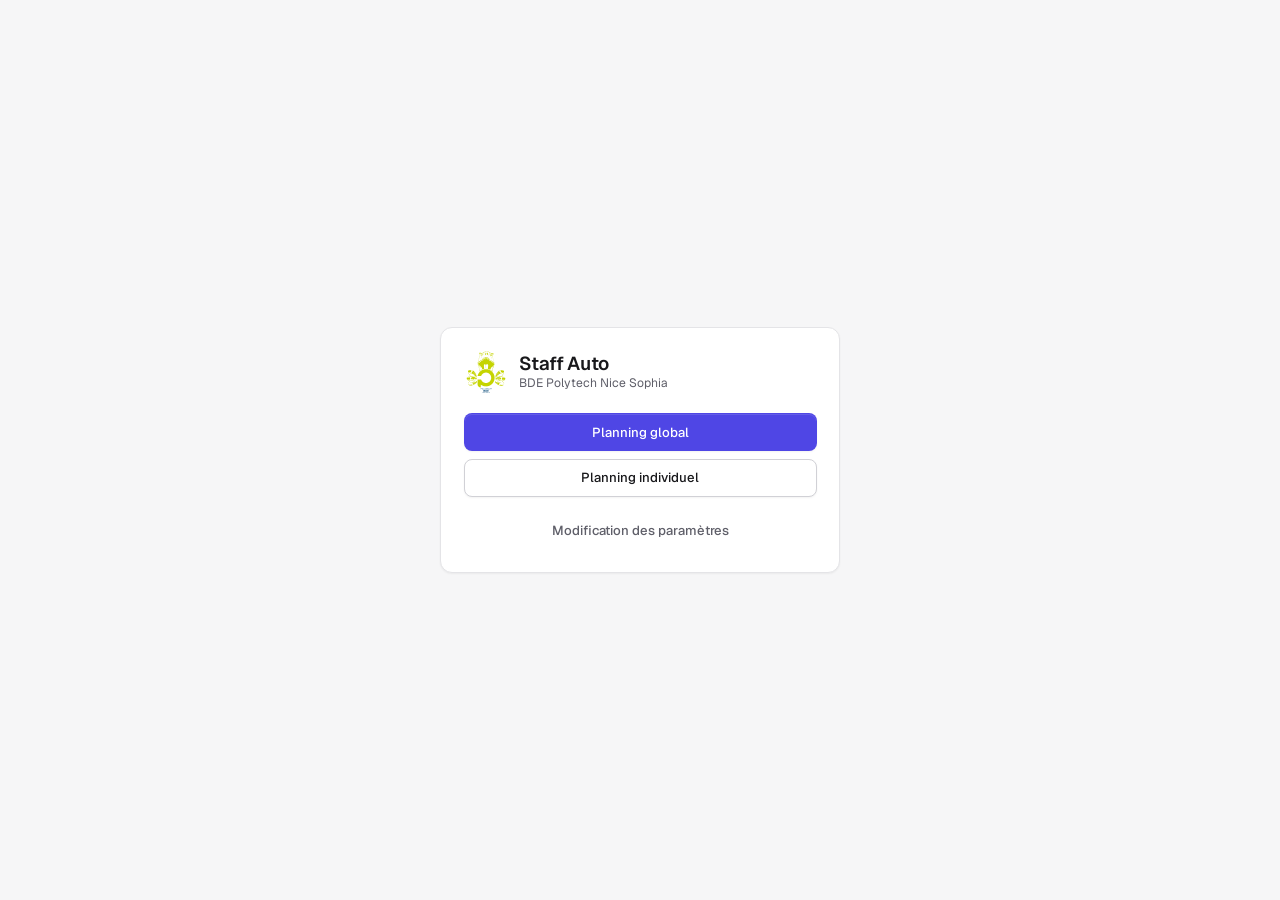
<file: index.html>
<!DOCTYPE html>
<html lang="fr">
<head>
  <meta charset="utf-8">
  <meta name="viewport" content="width=device-width, initial-scale=1">
  <title>Staff Auto : BDE Polytech Nice Sophia</title>
  <meta name="description" content="Consultez le planning global, votre planning individuel ou modifiez la configuration des staffs BDE Polytech Nice Sophia.">
  <meta property="og:title" content="Staff Auto : BDE Polytech Nice Sophia">
  <meta property="og:description" content="Consultation des plannings et gestion des staffs de soirée BDE Polytech Nice Sophia.">
  <meta property="og:type" content="website">
  <meta property="og:image" content="./assets/Logo%20BDE.png">
  <meta name="twitter:card" content="summary">
  <meta name="color-scheme" content="light dark">
  <meta name="theme-color" content="#F6F6F7" media="(prefers-color-scheme: light)">
  <meta name="theme-color" content="#0E0E11" media="(prefers-color-scheme: dark)">
  <link rel="icon" type="image/svg+xml" href="./assets/logo-bde.svg?v=2">
  <link rel="icon" type="image/png" sizes="192x192" href="./assets/favicon-192.png?v=2">
  <link rel="apple-touch-icon" href="./assets/favicon-192.png?v=2">
  <link rel="preconnect" href="https://fonts.googleapis.com">
  <link rel="preconnect" href="https://fonts.gstatic.com" crossorigin>
  <link rel="preconnect" href="https://wqayghhkgbprvofojjoo.supabase.co" crossorigin>
  <link href="https://fonts.googleapis.com/css2?family=Geist:wght@400;500;600;700&display=swap" rel="stylesheet">
  <link rel="stylesheet" href="./css/styles.css">
</head>
<body>
  <main class="login-gate">
    <section class="home-card" aria-labelledby="home-title">
      <div class="login-brand">
        <img class="brand-mark" src="./assets/logo-bde.svg" alt="Logo BDE Polytech Nice Sophia" width="44" height="44">
        <div>
          <h1 id="home-title" class="login-title">Staff Auto</h1>
          <p class="hint">BDE Polytech Nice Sophia</p>
        </div>
      </div>

      <nav class="home-actions" aria-label="Accès aux vues du planning">
        <a href="./global.html" class="btn btn-primary home-btn">Planning global</a>
        <a href="./individuel.html" class="btn btn-secondary home-btn">Planning individuel</a>
        <a href="./config.html" class="btn btn-quiet home-btn home-btn-config">Modification des paramètres</a>
      </nav>
    </section>
  </main>
</body>
</html>
</file>
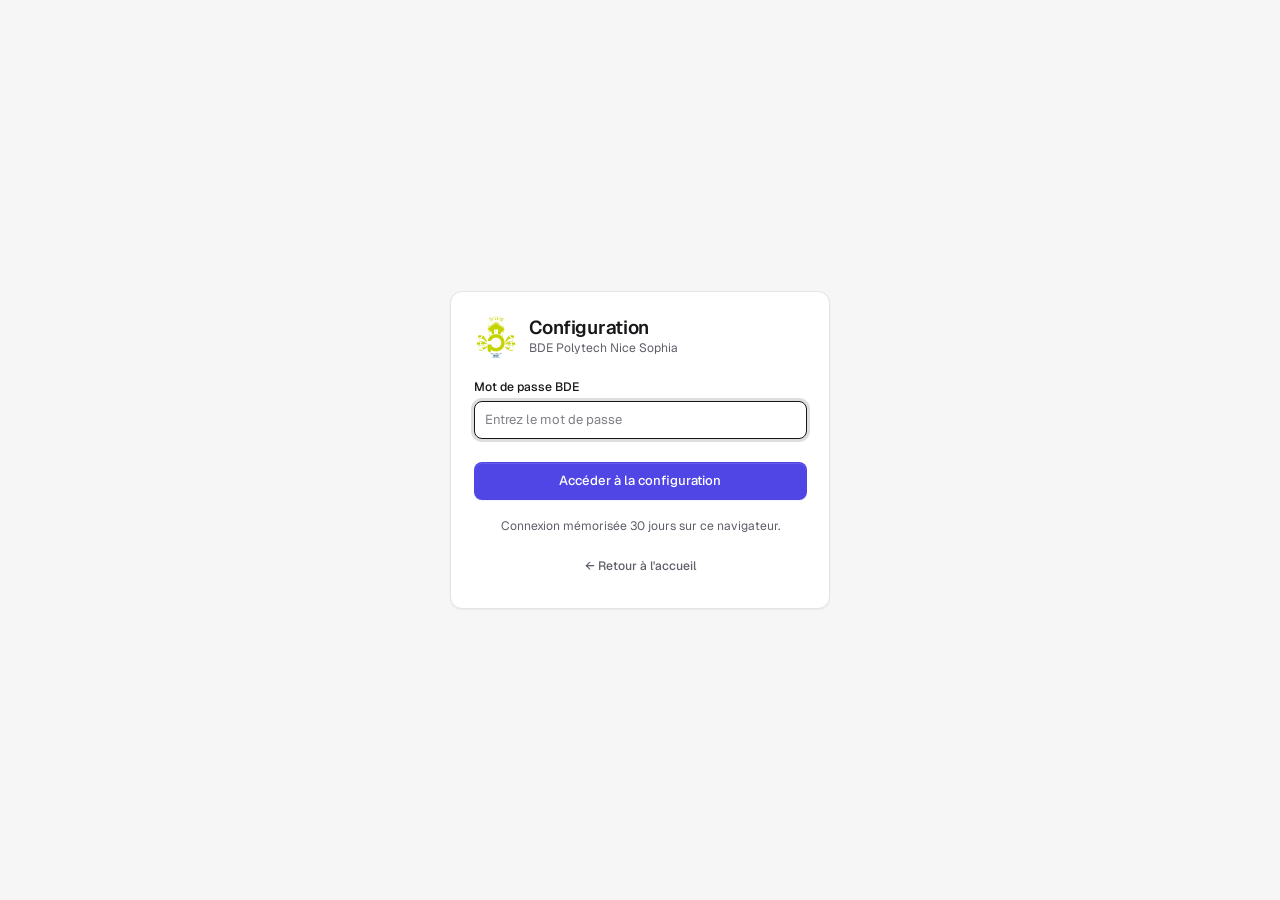
<file: config.html>
<!DOCTYPE html>
<html lang="fr">
<head>
  <meta charset="utf-8">
  <meta name="viewport" content="width=device-width, initial-scale=1">
  <title>Configuration : Staff Auto BDE Polytech Nice Sophia</title>
  <meta name="description" content="Outil de répartition automatique des staffs en soirée pour le BDE Polytech Nice Sophia : gestion des deux bus, créneaux de 45 minutes et pôles sans répétition.">
  <meta property="og:title" content="Staff Auto : BDE Polytech Nice Sophia">
  <meta property="og:description" content="Répartition automatique des staffs de soirée BDE avec gestion des bus et synchronisation en ligne.">
  <meta property="og:type" content="website">
  <meta property="og:image" content="./assets/Logo%20BDE.png">
  <meta name="twitter:card" content="summary">
  <meta name="color-scheme" content="light dark">
  <meta name="theme-color" content="#F6F6F7" media="(prefers-color-scheme: light)">
  <meta name="theme-color" content="#0E0E11" media="(prefers-color-scheme: dark)">
  <link rel="icon" type="image/svg+xml" href="./assets/logo-bde.svg?v=2">
  <link rel="icon" type="image/png" sizes="192x192" href="./assets/favicon-192.png?v=2">
  <link rel="apple-touch-icon" href="./assets/favicon-192.png?v=2">
  <link rel="preconnect" href="https://fonts.googleapis.com">
  <link rel="preconnect" href="https://fonts.gstatic.com" crossorigin>
  <link rel="preconnect" href="https://wqayghhkgbprvofojjoo.supabase.co" crossorigin>
  <link href="https://fonts.googleapis.com/css2?family=Geist:wght@400;500;600;700&display=swap" rel="stylesheet">
  <link rel="stylesheet" href="./css/styles.css">
  <script>
    if (!document.cookie.split("; ").some(function (c) {
      return c.indexOf("bde_staff_auto_pwd=") === 0 && c.length > "bde_staff_auto_pwd=".length;
    })) {
      location.replace("./login.html");
    }
  </script>
</head>
<body>
  <header class="site-header">
    <div class="container header-inner">
      <div class="brand">
        <a href="./index.html" class="brand-link" aria-label="Retour à l'accueil">
          <img class="brand-mark" src="./assets/logo-bde.svg" alt="Logo BDE Polytech Nice Sophia" width="38" height="38">
        </a>
        <div class="brand-copy">
          <h1 class="brand-title">Configuration</h1>
          <span class="brand-sep" aria-hidden="true">/</span>
          <p class="brand-sub">BDE Polytech Nice Sophia</p>
        </div>
      </div>

      <div class="header-actions">
        <span id="persistence-status" class="sync-pill" role="status" aria-live="polite" data-tone="busy">Chargement...</span>
        <a href="./index.html" class="btn btn-quiet btn-sm">Accueil</a>
        <button id="open-sync-btn" type="button" class="btn btn-secondary btn-sm">Connexion BDE</button>
      </div>
    </div>
  </header>

  <main class="container">
    <div class="workspace-grid">
      <!-- Left sidebar: unified, tabbed configuration -->
      <aside class="sidebar" aria-label="Configuration du planning">
        <div class="sidebar-card">
          <div class="tab-bar" role="tablist" aria-label="Sections de configuration">
            <button type="button" role="tab" id="tab-btn-settings" aria-selected="true" aria-controls="tab-panel-settings" class="tab-btn">
              Soirée
            </button>
            <button type="button" role="tab" id="tab-btn-members" aria-selected="false" aria-controls="tab-panel-members" class="tab-btn" tabindex="-1">
              Membres
            </button>
            <button type="button" role="tab" id="tab-btn-roles" aria-selected="false" aria-controls="tab-panel-roles" class="tab-btn" tabindex="-1">
              Staffs <span id="roles-count" class="tab-badge">0</span>
            </button>
          </div>

          <!-- Panel 1: Event & Buses -->
          <section id="tab-panel-settings" role="tabpanel" aria-labelledby="tab-btn-settings" class="tab-panel">
            <h2 id="config-heading" class="visually-hidden">Paramètres de la soirée</h2>
            <form id="settings-form" aria-labelledby="config-heading" novalidate>
              <div class="form-group">
                <div class="field">
                  <span class="field-label" id="event-type-label">Type d'évènement</span>
                  <div class="preset-bar" role="group" aria-labelledby="event-type-label">
                    <button type="button" class="preset-btn" data-preset="soiree" aria-pressed="true">Soirée</button>
                    <button type="button" class="preset-btn" data-preset="ob" aria-pressed="false">OB</button>
                    <button type="button" class="preset-btn" data-preset="wec" aria-pressed="false">WEC</button>
                    <button type="button" class="preset-btn" data-preset="ski" aria-pressed="false">Ski</button>
                  </div>
                  <div class="preset-summary">
                    <span id="preset-roles-summary" class="hint"></span>
                    <button type="button" id="goto-roles-tab-btn" class="link-btn">Gérer les staffs</button>
                  </div>
                </div>

                <div class="field">
                  <label for="event-name">Nom de la soirée</label>
                  <input id="event-name" name="eventName" type="text" required maxlength="80" data-error="event-name-error" aria-invalid="false">
                  <span class="field-error" id="event-name-error">Indiquez un nom de soirée.</span>
                </div>

                <div class="form-row">
                  <div class="field">
                    <label for="start-time">Début</label>
                    <input id="start-time" name="startTime" type="time" required data-error="start-time-error" aria-invalid="false">
                    <span class="field-error" id="start-time-error">Heure de début requise.</span>
                  </div>
                  <div class="field">
                    <label for="end-time">Fin</label>
                    <input id="end-time" name="endTime" type="time" required data-error="end-time-error" aria-invalid="false">
                    <span class="field-error" id="end-time-error">Heure de fin requise.</span>
                  </div>
                </div>

                <div class="field">
                  <label for="slot-mode">Durée des staffs</label>
                  <div class="form-row">
                    <select id="slot-mode" name="slotMode" aria-label="Mode de durée des staffs">
                      <option value="fixed">Fixe</option>
                      <option value="custom">Personnalisé</option>
                    </select>
                    <div id="slot-duration-wrap">
                      <input id="slot-duration" name="slotDuration" type="number" min="10" max="240" step="5" required aria-label="Durée des staffs en minutes" data-error="slot-duration-error" aria-invalid="false">
                      <span class="field-error" id="slot-duration-error">Entre 10 et 240 min.</span>
                    </div>
                  </div>
                </div>

                <div id="custom-changes-wrap" class="custom-changes-wrap" hidden>
                  <div class="custom-changes-add">
                    <input id="new-change-time" type="time" aria-label="Horaire du changement de staff">
                    <button id="add-change-btn" type="button" class="btn btn-secondary btn-sm">+ Changement</button>
                  </div>
                  <ul id="custom-changes-list" class="changes-list" role="list"></ul>
                </div>
              </div>

              <div class="form-group">
                <span class="group-label">Arrivée des navettes</span>
                <div class="form-row">
                  <div class="field">
                    <label for="bus1-arrival">Arrivée Bus 1</label>
                    <input id="bus1-arrival" name="bus1Arrival" type="time" required data-error="bus1-arrival-error" aria-invalid="false">
                    <span class="field-error" id="bus1-arrival-error">Heure Bus 1 requise.</span>
                  </div>
                  <div class="field">
                    <label for="bus2-arrival">Arrivée Bus 2</label>
                    <input id="bus2-arrival" name="bus2Arrival" type="time" required data-error="bus2-arrival-error" aria-invalid="false">
                    <span class="field-error" id="bus2-arrival-error">Heure Bus 2 requise.</span>
                  </div>
                </div>

                <details class="advanced-details">
                  <summary>Options avancées</summary>
                  <div class="advanced-body">
                    <div class="form-row">
                      <div class="field">
                        <label for="bus-staff-count">Staffeurs / bus</label>
                        <input id="bus-staff-count" name="busStaffCount" type="number" min="1" max="6" required aria-invalid="false">
                      </div>
                      <div class="field">
                        <label for="bus-buffer">Battement (min)</label>
                        <input id="bus-buffer" name="busBufferMinutes" type="number" min="0" max="90" step="5" required aria-invalid="false">
                      </div>
                    </div>
                    <div class="field">
                      <label for="bus1-select-1">Attribution manuelle Bus 1</label>
                      <div class="form-row">
                        <select id="bus1-select-1" aria-label="Staffeur 1 du Bus 1" aria-invalid="false"></select>
                        <select id="bus1-select-2" aria-label="Staffeur 2 du Bus 1" aria-invalid="false"></select>
                      </div>
                    </div>
                    <div class="field">
                      <label for="bus2-select-1">Attribution manuelle Bus 2</label>
                      <div class="form-row">
                        <select id="bus2-select-1" aria-label="Staffeur 1 du Bus 2" aria-invalid="false"></select>
                        <select id="bus2-select-2" aria-label="Staffeur 2 du Bus 2" aria-invalid="false"></select>
                      </div>
                    </div>
                  </div>
                </details>
              </div>

              <button id="generate-header-btn" type="submit" class="btn btn-secondary w-full">Appliquer les horaires</button>
            </form>
          </section>

          <!-- Panel 2: Members -->
          <section id="tab-panel-members" role="tabpanel" aria-labelledby="tab-btn-members" class="tab-panel" hidden>
            <h2 id="members-heading" class="visually-hidden">Membres BDE</h2>
            <form id="add-member-form" class="inline-add" novalidate>
              <div class="field">
                <label for="new-member-name" class="visually-hidden">Ajouter un membre</label>
                <input id="new-member-name" name="memberName" type="text" placeholder="Ajouter un prénom et nom..." required maxlength="60" aria-invalid="false">
              </div>
              <button type="submit" class="btn btn-secondary">Ajouter</button>
            </form>
            <p class="hint">Présents : <strong id="members-count">0</strong> · Décochez les absents et choisissez le moyen d'arrivée (voiture = dès le début).</p>
            <ul id="members-list" class="roster-list" role="list"></ul>
          </section>

          <!-- Panel 3: Roles -->
          <section id="tab-panel-roles" role="tabpanel" aria-labelledby="tab-btn-roles" class="tab-panel" hidden>
            <h2 id="roles-heading" class="visually-hidden">Staffs</h2>

            <div class="roles-context-bar" aria-live="polite">
              <div class="roles-context-head">
                <span class="roles-context-label">Filtre actif</span>
                <span id="roles-active-summary" class="roles-context-metrics"></span>
              </div>
              <div class="preset-bar preset-bar-compact" role="group" aria-label="Changer le type d'évènement actif">
                <button type="button" class="preset-btn" data-preset="soiree" aria-pressed="true">Soirée</button>
                <button type="button" class="preset-btn" data-preset="ob" aria-pressed="false">OB</button>
                <button type="button" class="preset-btn" data-preset="wec" aria-pressed="false">WEC</button>
                <button type="button" class="preset-btn" data-preset="ski" aria-pressed="false">Ski</button>
              </div>
            </div>

            <form id="add-role-form" class="role-add-card" novalidate>
              <div class="inline-add-role">
                <div class="field">
                  <label for="new-role-name" class="visually-hidden">Nom du staff</label>
                  <input id="new-role-name" name="roleName" type="text" placeholder="Nouveau staff..." required maxlength="50" aria-invalid="false">
                </div>
                <div class="field">
                  <label for="new-role-count" class="visually-hidden">Nombre de places</label>
                  <input id="new-role-count" name="roleCount" type="number" min="1" max="10" value="1" required aria-label="Nombre de places par rotation" aria-invalid="false">
                </div>
                <button type="submit" class="btn btn-secondary btn-sm">Ajouter</button>
              </div>
              <div class="role-add-events-row">
                <span class="role-add-events-label" id="add-role-events-label">Évènements du nouveau staff</span>
                <div id="add-role-events" class="role-events" role="group" aria-labelledby="add-role-events-label">
                  <button type="button" class="role-event-pill" data-event-type="soiree" aria-pressed="true" aria-label="Soirée (nouveau staff)">Soirée</button>
                  <button type="button" class="role-event-pill" data-event-type="ob" aria-pressed="false" aria-label="OB (nouveau staff)">OB</button>
                  <button type="button" class="role-event-pill" data-event-type="wec" aria-pressed="false" aria-label="WEC (nouveau staff)">WEC</button>
                  <button type="button" class="role-event-pill" data-event-type="ski" aria-pressed="false" aria-label="Ski (nouveau staff)">Ski</button>
                </div>
              </div>
            </form>

            <ul id="roles-list" class="roster-list roles-roster-list" role="list"></ul>
          </section>
        </div>
      </aside>

      <!-- Main content: Schedule, buses, and member workload -->
      <div class="main-column">
        <section class="panel" aria-labelledby="schedule-heading">
          <div class="results-toolbar">
            <div class="results-heading">
              <h2 id="schedule-heading" class="panel-title">Planning</h2>
              <p id="schedule-subtitle" class="hint"></p>
            </div>
            <div class="toolbar-actions">
              <div class="filter-box">
                <label for="member-filter" class="visually-hidden">Filtrer par staffeur</label>
                <select id="member-filter" class="filter-select" aria-label="Filtrer ou surligner un staffeur">
                  <option value="">Tous les staffeurs</option>
                </select>
              </div>
              <button id="export-xlsx-btn" type="button" class="btn btn-quiet btn-sm">Exporter Excel</button>
              <button id="reroll-btn" type="button" class="btn btn-primary btn-sm">Nouveau tirage</button>
            </div>
          </div>

          <div id="diagnostics-container" class="alert-list" aria-live="polite"></div>

          <!-- Compact overview bar combining buses and key metrics -->
          <div class="overview-strip">
            <div id="bus-strip" class="bus-strip" aria-label="Équipes bus"></div>
            <div id="metrics-bar" class="metrics-bar" aria-label="Indicateurs du planning"></div>
          </div>

          <div tabindex="0" role="region" aria-labelledby="schedule-caption" class="table-wrapper">
            <table id="schedule-table" class="schedule-table">
              <caption id="schedule-caption" class="visually-hidden">Répartition des horaires par staff</caption>
              <thead id="schedule-thead"></thead>
              <tbody id="schedule-tbody"></tbody>
            </table>
          </div>
        </section>
      </div>
    </div>
  </main>

  <footer class="site-footer">
    <div class="container footer-inner">
      <p>Staff Auto · BDE Polytech Nice Sophia</p>
      <p>Configuration dans <code>data/config.json</code>. Aucune donnée sensible transmise à des tiers.</p>
    </div>
  </footer>

  <!-- Online sync / auth modal (Supabase) -->
  <dialog id="sync-dialog" class="modal" closedby="any" aria-labelledby="sync-dialog-title">
    <div class="modal-head">
      <h2 id="sync-dialog-title">Connexion BDE</h2>
      <button id="close-sync-btn" type="button" class="icon-btn" aria-label="Fermer" title="Fermer"><svg viewBox="0 0 16 16" width="16" height="16" aria-hidden="true"><path d="M4 4l8 8M12 4l-8 8" stroke="currentColor" stroke-width="1.6" stroke-linecap="round"/></svg></button>
    </div>
    <p class="hint modal-intro">
      La consultation du planning est libre pour tous les staffeurs. Connectez-vous une seule fois pour enregistrer automatiquement chaque modification en ligne.
    </p>

    <form id="sb-form" class="mt-4" novalidate>
      <div class="form-group">
        <div class="field">
          <label for="sb-password">Mot de passe BDE</label>
          <input id="sb-password" name="password" type="password" autocomplete="current-password" aria-describedby="sb-password-hint" aria-invalid="false">
          <span id="sb-password-hint" class="hint">Mémorisé 30 jours dans un cookie sur ce navigateur.</span>
        </div>

        <details class="advanced-details">
          <summary>Paramètres Supabase et JSON</summary>
          <div class="advanced-body">
            <div class="field">
              <label for="sb-url">URL du projet Supabase</label>
              <input id="sb-url" name="url" type="text" placeholder="https://xxxx.supabase.co" autocapitalize="none" spellcheck="false" aria-describedby="sb-url-hint" aria-invalid="false">
              <span id="sb-url-hint" class="hint">URL racine du projet Supabase.</span>
            </div>
            <div class="field">
              <label for="sb-key">Clé publique anon</label>
              <input id="sb-key" name="anonKey" type="text" autocapitalize="none" spellcheck="false" aria-describedby="sb-key-hint" aria-invalid="false">
              <span id="sb-key-hint" class="hint">Clé publique uniquement (jamais service_role).</span>
            </div>
          </div>
        </details>

        <p id="sb-feedback" class="hint mt-4" role="status" aria-live="polite"></p>
        <div class="modal-actions">
          <button id="sb-logout-btn" type="button" class="btn btn-quiet btn-sm" hidden>Se déconnecter</button>
          <button type="submit" class="btn btn-primary btn-sm">Se connecter et synchroniser</button>
        </div>
      </div>
    </form>

    <div class="modal-footer-actions">
      <button id="sb-reload-btn" type="button" class="btn btn-quiet btn-sm">Recharger depuis en ligne</button>
      <button id="download-json-btn" type="button" class="btn btn-quiet btn-sm">Télécharger JSON</button>
      <label for="import-json-input" class="btn btn-quiet btn-sm">Importer JSON</label>
      <input id="import-json-input" type="file" accept="application/json" class="visually-hidden">
    </div>
  </dialog>

  <script type="module" src="./js/main.js"></script>
</body>
</html>
</file>
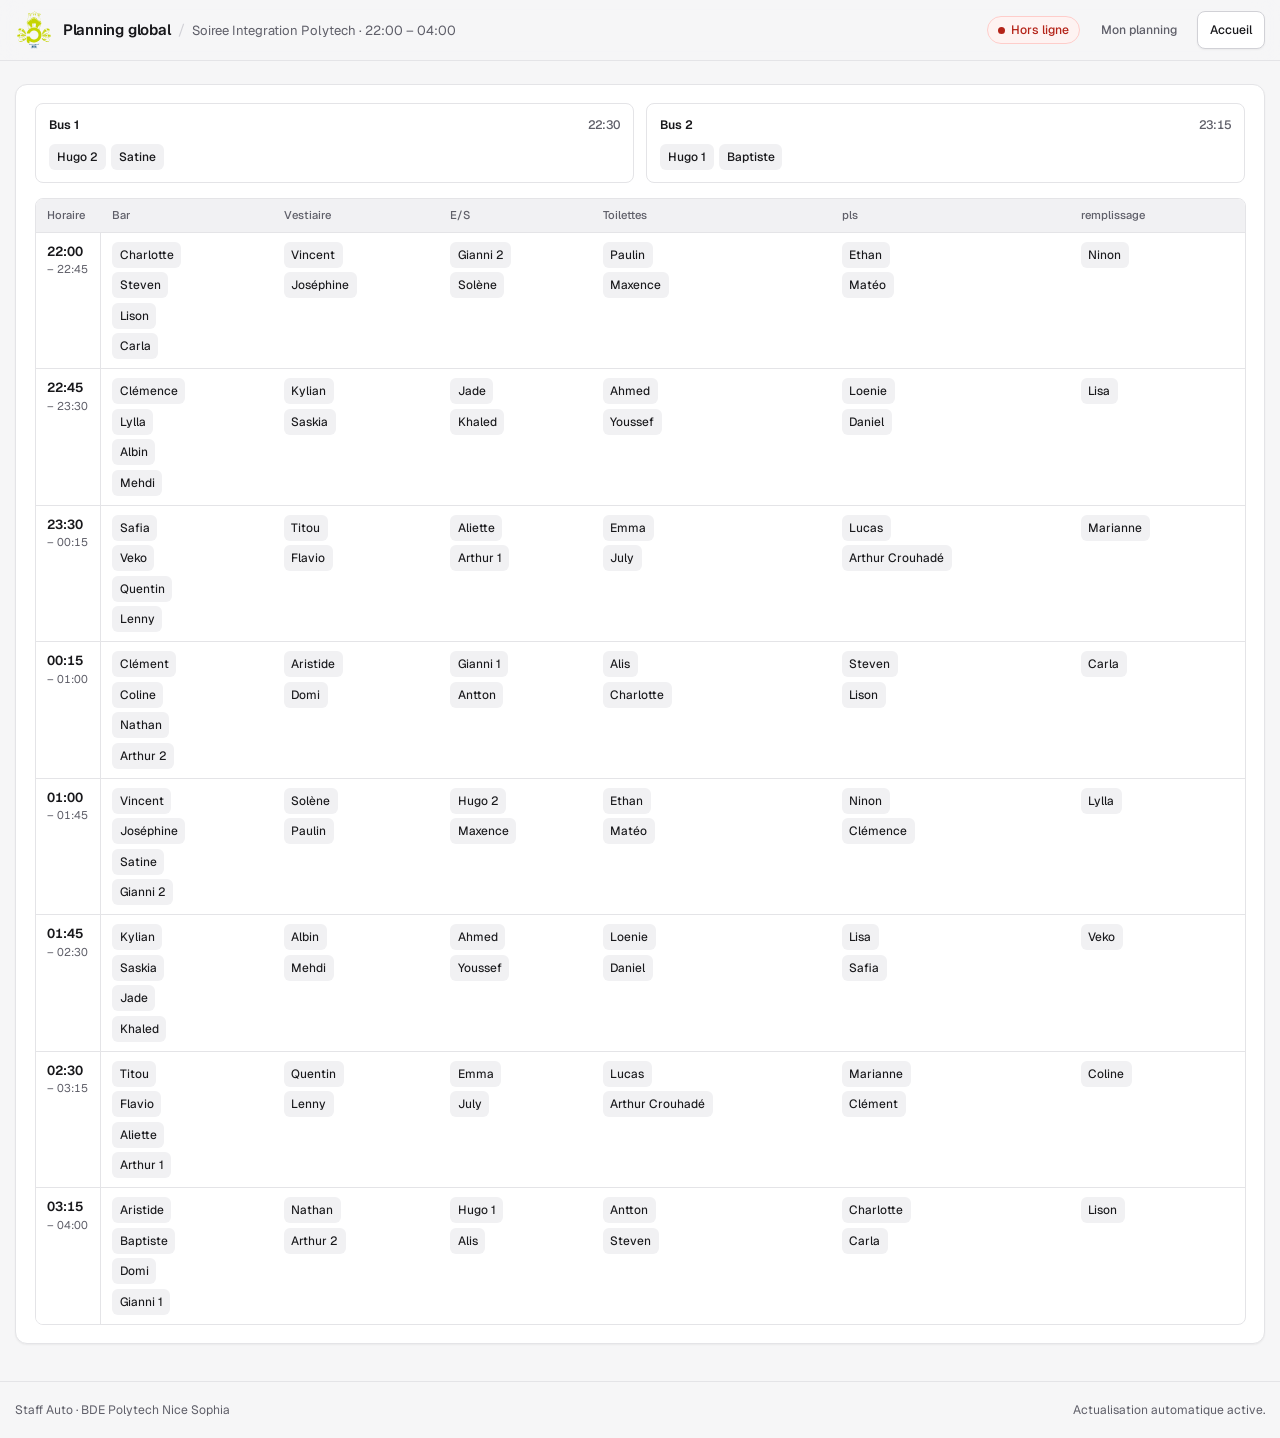
<file: global.html>
<!DOCTYPE html>
<html lang="fr">
<head>
  <meta charset="utf-8">
  <meta name="viewport" content="width=device-width, initial-scale=1">
  <title>Planning global : Staff Auto BDE Polytech Nice Sophia</title>
  <meta name="description" content="Planning global des staffs de soirée BDE Polytech Nice Sophia en lecture seule.">
  <meta name="color-scheme" content="light dark">
  <meta name="theme-color" content="#F6F6F7" media="(prefers-color-scheme: light)">
  <meta name="theme-color" content="#0E0E11" media="(prefers-color-scheme: dark)">
  <link rel="icon" type="image/svg+xml" href="./assets/logo-bde.svg?v=2">
  <link rel="icon" type="image/png" sizes="192x192" href="./assets/favicon-192.png?v=2">
  <link rel="apple-touch-icon" href="./assets/favicon-192.png?v=2">
  <link rel="preconnect" href="https://fonts.googleapis.com">
  <link rel="preconnect" href="https://fonts.gstatic.com" crossorigin>
  <link rel="preconnect" href="https://wqayghhkgbprvofojjoo.supabase.co" crossorigin>
  <link href="https://fonts.googleapis.com/css2?family=Geist:wght@400;500;600;700&display=swap" rel="stylesheet">
  <link rel="stylesheet" href="./css/styles.css">
</head>
<body>
  <header class="site-header">
    <div class="container header-inner">
      <div class="brand">
        <a href="./index.html" class="brand-link" aria-label="Retour à l'accueil">
          <img class="brand-mark" src="./assets/logo-bde.svg" alt="Logo BDE Polytech Nice Sophia" width="36" height="36">
        </a>
        <div class="brand-copy">
          <h1 class="brand-title">Planning global</h1>
          <span class="brand-sep" aria-hidden="true">/</span>
          <p id="schedule-subtitle" class="brand-sub">Chargement...</p>
        </div>
      </div>

      <div class="header-actions">
        <span id="readonly-status" class="sync-pill" role="status" aria-live="polite" data-tone="busy">Chargement...</span>
        <a href="./individuel.html" class="btn btn-quiet btn-sm">Mon planning</a>
        <a href="./index.html" class="btn btn-secondary btn-sm">Accueil</a>
      </div>
    </div>
  </header>

  <main class="container">
    <section class="panel" aria-labelledby="global-heading">
      <h2 id="global-heading" class="visually-hidden">Planning complet de la soirée</h2>
      <div id="bus-strip" class="bus-strip mb-strip" aria-label="Équipes bus"></div>
      <div tabindex="0" role="region" aria-labelledby="schedule-caption" class="table-wrapper">
        <table id="schedule-table" class="schedule-table">
          <caption id="schedule-caption" class="visually-hidden">Répartition des horaires par staff</caption>
          <thead id="schedule-thead"></thead>
          <tbody id="schedule-tbody"></tbody>
        </table>
      </div>
    </section>
  </main>

  <footer class="site-footer">
    <div class="container footer-inner">
      <p>Staff Auto · BDE Polytech Nice Sophia</p>
      <p id="last-updated-note">Actualisation automatique active.</p>
    </div>
  </footer>

  <script type="module" src="./js/global.js"></script>
</body>
</html>
</file>
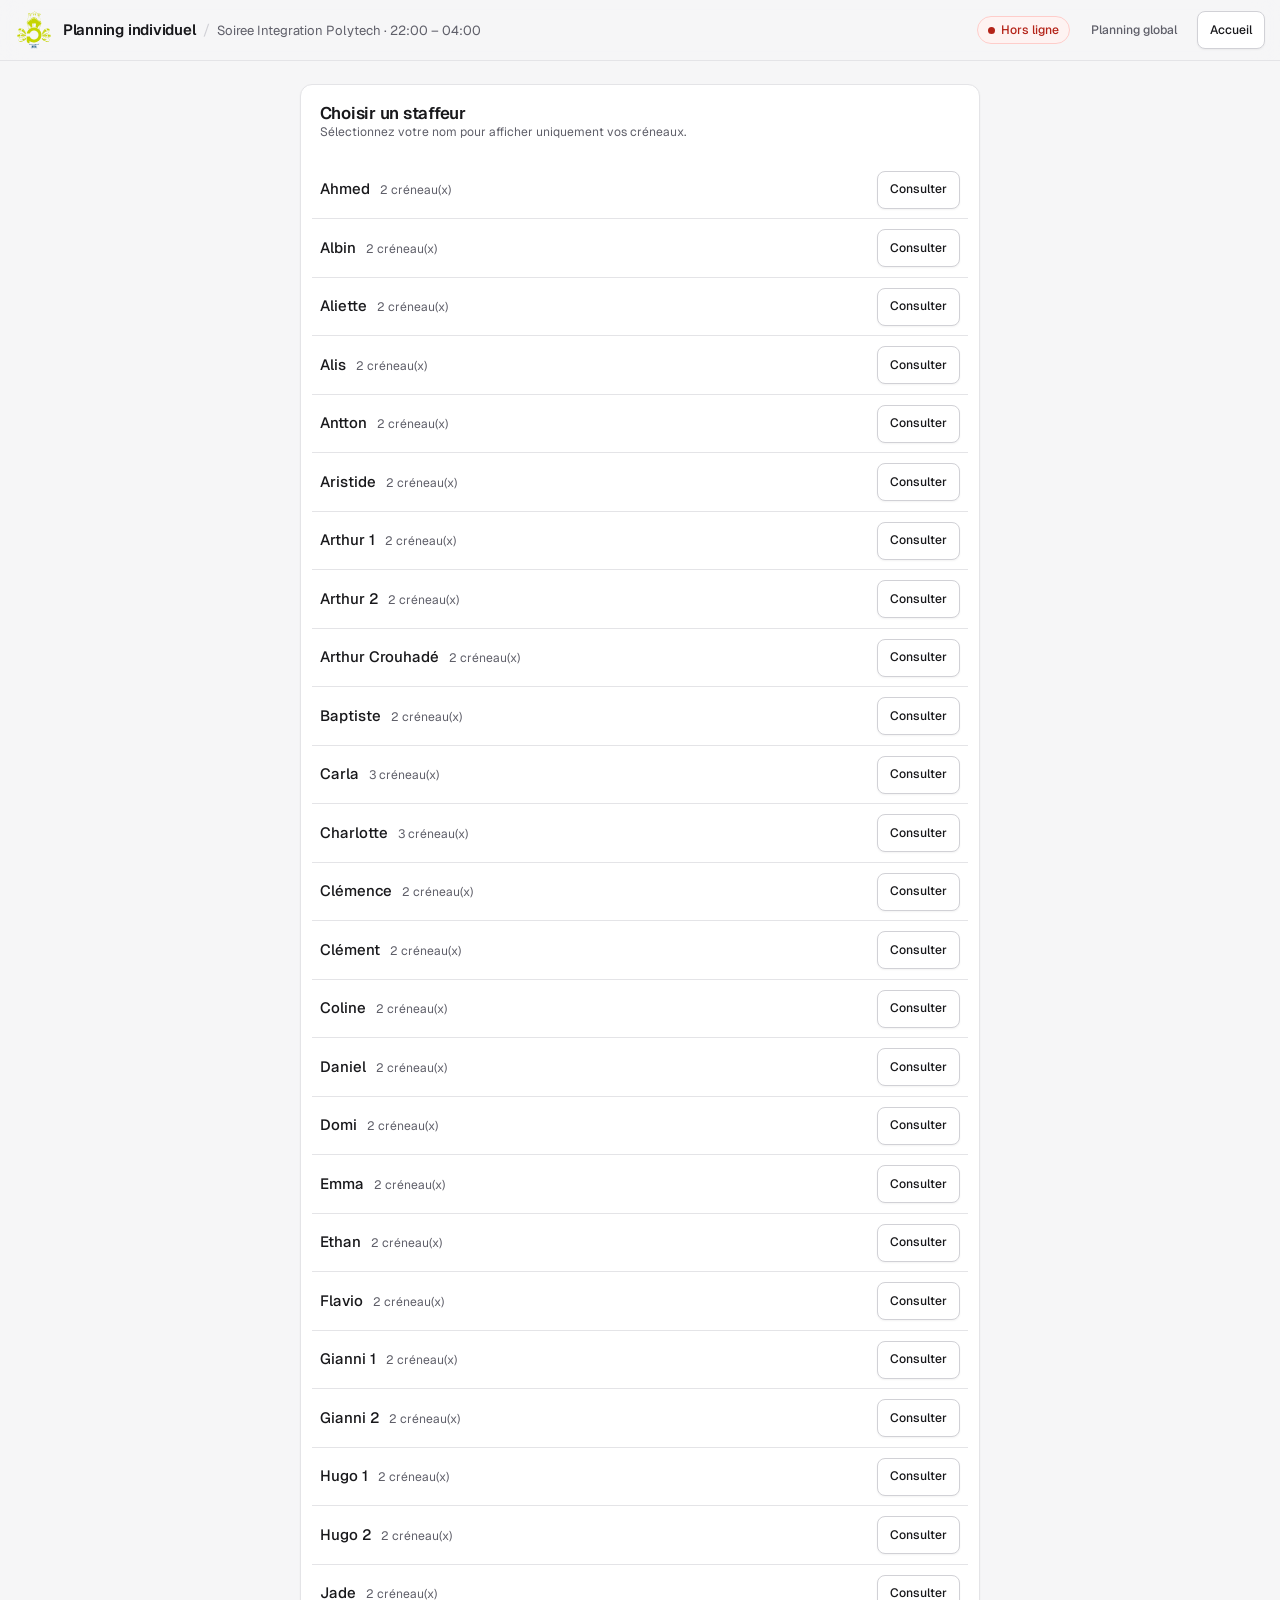
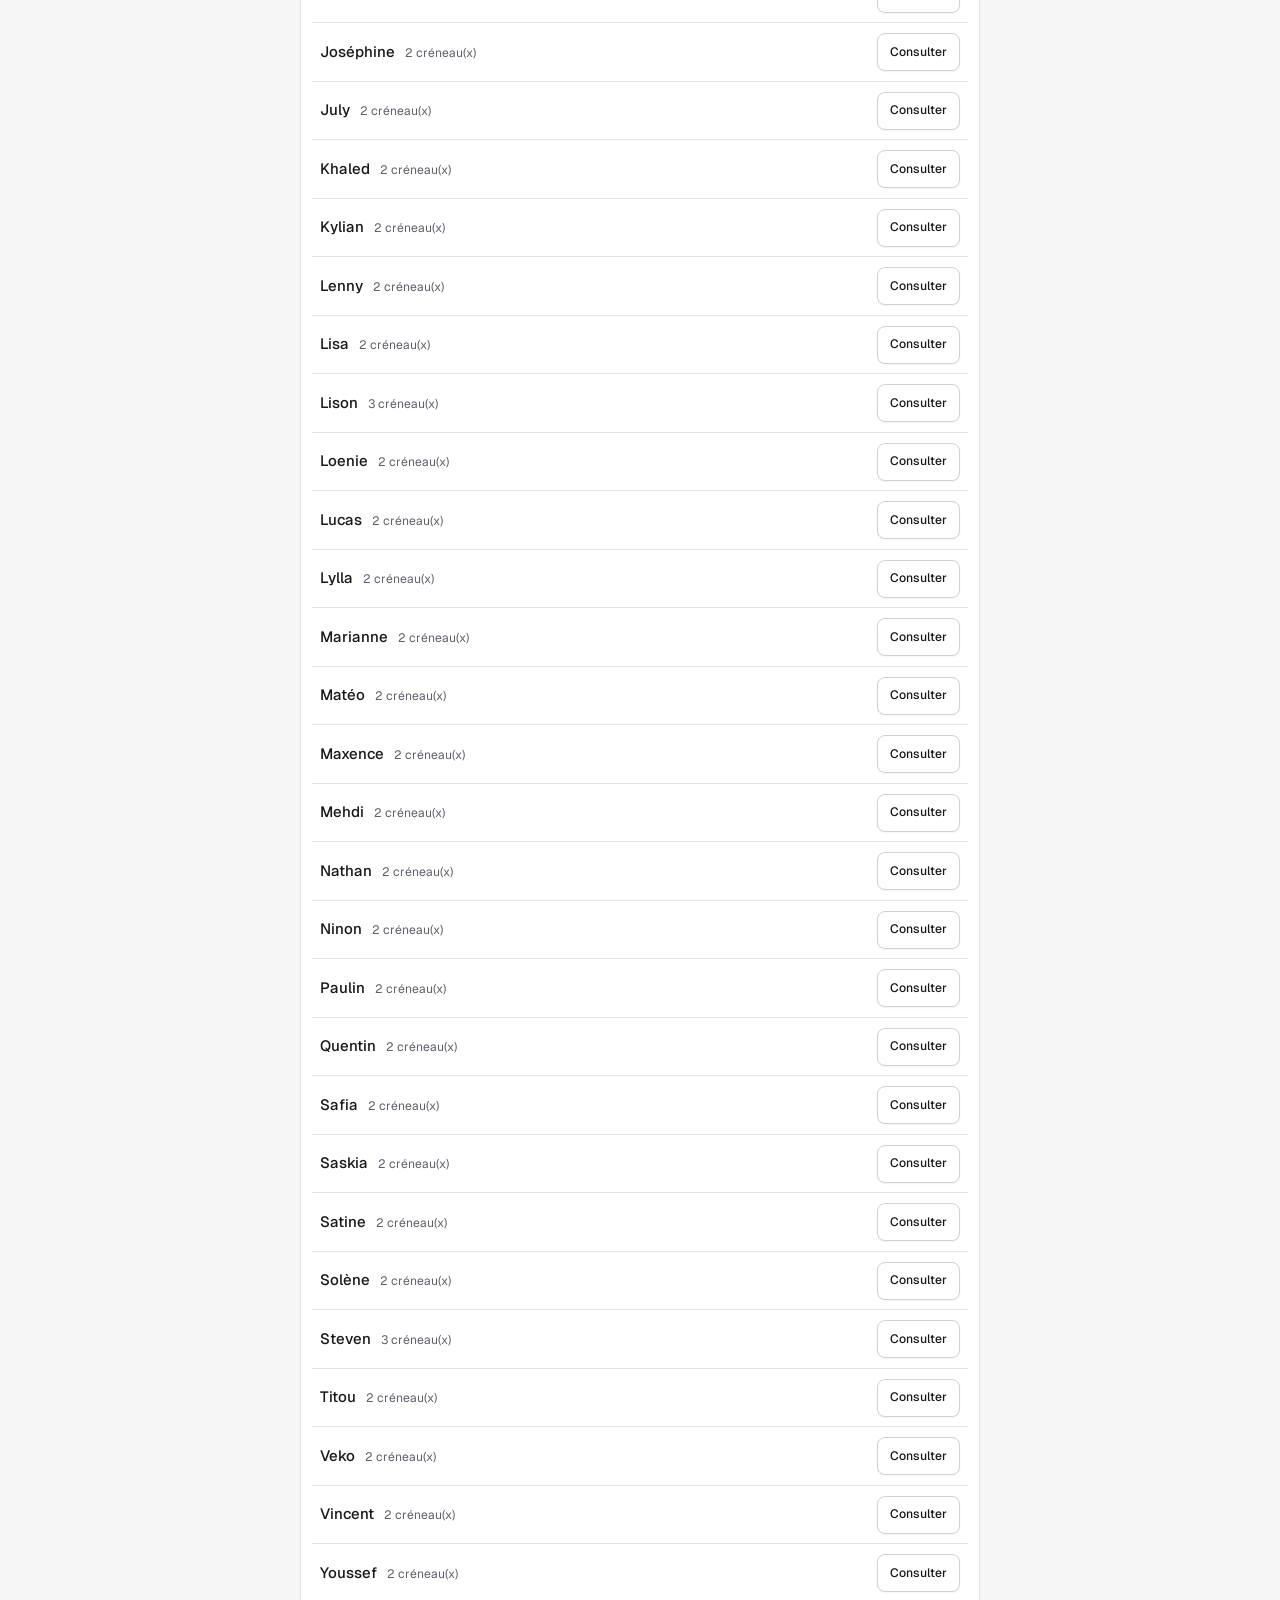
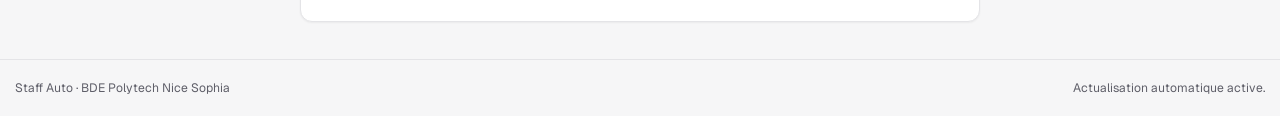
<file: individuel.html>
<!DOCTYPE html>
<html lang="fr">
<head>
  <meta charset="utf-8">
  <meta name="viewport" content="width=device-width, initial-scale=1">
  <title>Planning individuel : Staff Auto BDE Polytech Nice Sophia</title>
  <meta name="description" content="Consultez votre planning personnel de staff BDE Polytech Nice Sophia.">
  <meta name="color-scheme" content="light dark">
  <meta name="theme-color" content="#F6F6F7" media="(prefers-color-scheme: light)">
  <meta name="theme-color" content="#0E0E11" media="(prefers-color-scheme: dark)">
  <link rel="icon" type="image/svg+xml" href="./assets/logo-bde.svg?v=2">
  <link rel="icon" type="image/png" sizes="192x192" href="./assets/favicon-192.png?v=2">
  <link rel="apple-touch-icon" href="./assets/favicon-192.png?v=2">
  <link rel="preconnect" href="https://fonts.googleapis.com">
  <link rel="preconnect" href="https://fonts.gstatic.com" crossorigin>
  <link rel="preconnect" href="https://wqayghhkgbprvofojjoo.supabase.co" crossorigin>
  <link href="https://fonts.googleapis.com/css2?family=Geist:wght@400;500;600;700&display=swap" rel="stylesheet">
  <link rel="stylesheet" href="./css/styles.css">
</head>
<body>
  <header class="site-header">
    <div class="container header-inner">
      <div class="brand">
        <a href="./index.html" class="brand-link" aria-label="Retour à l'accueil">
          <img class="brand-mark" src="./assets/logo-bde.svg" alt="Logo BDE Polytech Nice Sophia" width="36" height="36">
        </a>
        <div class="brand-copy">
          <h1 class="brand-title">Planning individuel</h1>
          <span class="brand-sep" aria-hidden="true">/</span>
          <p id="schedule-subtitle" class="brand-sub">Chargement...</p>
        </div>
      </div>

      <div class="header-actions">
        <span id="readonly-status" class="sync-pill" role="status" aria-live="polite" data-tone="busy">Chargement...</span>
        <a href="./global.html" class="btn btn-quiet btn-sm">Planning global</a>
        <a href="./index.html" class="btn btn-secondary btn-sm">Accueil</a>
      </div>
    </div>
  </header>

  <main class="container container-narrow">
    <section id="member-picker-view" class="panel" aria-labelledby="picker-heading">
      <div class="section-head">
        <div>
          <h2 id="picker-heading" class="panel-title">Choisir un staffeur</h2>
          <p class="hint">Sélectionnez votre nom pour afficher uniquement vos créneaux.</p>
        </div>
      </div>
      <ul id="individual-list" class="individual-list"></ul>
    </section>

    <section id="member-detail-view" class="panel" aria-labelledby="detail-name" hidden>
      <div class="detail-head">
        <div>
          <h2 id="detail-name" class="panel-title"></h2>
          <p id="detail-arrival" class="hint"></p>
        </div>
        <button id="back-to-list-btn" type="button" class="btn btn-quiet btn-sm">← Tous les staffeurs</button>
      </div>
      <ul id="detail-shifts" class="detail-shifts"></ul>
    </section>
  </main>

  <footer class="site-footer">
    <div class="container footer-inner">
      <p>Staff Auto · BDE Polytech Nice Sophia</p>
      <p id="last-updated-note">Actualisation automatique active.</p>
    </div>
  </footer>

  <script type="module" src="./js/individuel.js"></script>
</body>
</html>
</file>
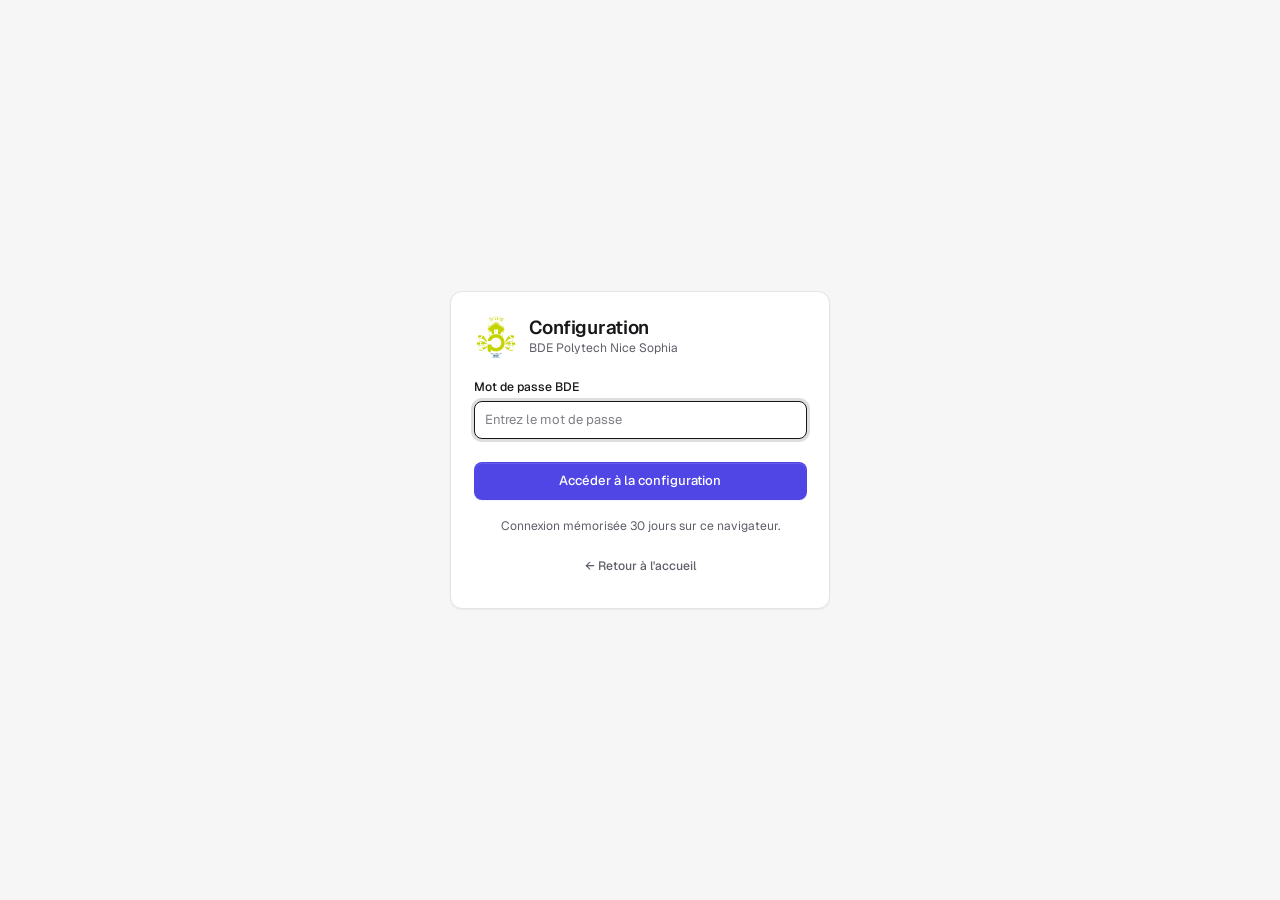
<file: login.html>
<!DOCTYPE html>
<html lang="fr">
<head>
  <meta charset="utf-8">
  <meta name="viewport" content="width=device-width, initial-scale=1">
  <title>Connexion : Staff Auto BDE Polytech Nice Sophia</title>
  <meta name="description" content="Connexion à l'outil de répartition des staffs BDE Polytech Nice Sophia.">
  <meta name="color-scheme" content="light dark">
  <meta name="theme-color" content="#F6F6F7" media="(prefers-color-scheme: light)">
  <meta name="theme-color" content="#0E0E11" media="(prefers-color-scheme: dark)">
  <link rel="icon" type="image/svg+xml" href="./assets/logo-bde.svg?v=2">
  <link rel="icon" type="image/png" sizes="192x192" href="./assets/favicon-192.png?v=2">
  <link rel="apple-touch-icon" href="./assets/favicon-192.png?v=2">
  <link rel="preconnect" href="https://fonts.googleapis.com">
  <link rel="preconnect" href="https://fonts.gstatic.com" crossorigin>
  <link rel="preconnect" href="https://wqayghhkgbprvofojjoo.supabase.co" crossorigin>
  <link href="https://fonts.googleapis.com/css2?family=Geist:wght@400;500;600;700&display=swap" rel="stylesheet">
  <link rel="stylesheet" href="./css/styles.css">
  <script>
    if (document.cookie.split("; ").some(function (c) {
      return c.indexOf("bde_staff_auto_pwd=") === 0 && c.length > "bde_staff_auto_pwd=".length;
    })) {
      location.replace("./config.html");
    }
  </script>
</head>
<body>
  <main class="login-gate">
    <section class="login-card" aria-labelledby="login-title">
      <div class="login-brand">
        <img class="brand-mark" src="./assets/logo-bde.svg" alt="Logo BDE Polytech Nice Sophia" width="44" height="44">
        <div>
          <h1 id="login-title" class="login-title">Configuration</h1>
          <p class="hint">BDE Polytech Nice Sophia</p>
        </div>
      </div>

      <form id="login-form" class="login-form" novalidate>
        <div class="field">
          <label for="login-password">Mot de passe BDE</label>
          <input id="login-password" name="password" type="password" autocomplete="current-password" required placeholder="Entrez le mot de passe" autofocus aria-invalid="false">
        </div>
        <p id="login-feedback" class="hint login-error" role="status" aria-live="polite"></p>
        <button id="login-submit-btn" type="submit" class="btn btn-primary w-full">Accéder à la configuration</button>
      </form>
      <div class="login-footer">
        <p class="hint login-note">Connexion mémorisée 30 jours sur ce navigateur.</p>
        <a href="./index.html" class="btn btn-quiet btn-sm">← Retour à l'accueil</a>
      </div>
    </section>
  </main>

  <script type="module" src="./js/login.js"></script>
</body>
</html>
</file>
<file: css/styles.css>
@layer reset, base, components, utilities;

@layer reset {
  *,
  *::before,
  *::after {
    box-sizing: border-box;
  }

  body,
  h1,
  h2,
  h3,
  p,
  figure,
  blockquote,
  dl,
  dd {
    margin: 0;
  }

  ul,
  ol {
    margin: 0;
    padding: 0;
    list-style: none;
  }

  img,
  svg {
    display: block;
    max-width: 100%;
  }

  button,
  input,
  select,
  textarea {
    font: inherit;
    color: inherit;
  }
}

@layer base {
  /*
   * Palette : 2 calmes + 1 forte.
   *   --bg          calme 1 (60 %) : fond de page, gris très clair neutre
   *   --surface     calme 2 (30 %) : cartes, panneaux, tableaux
   *   --text        texte principal ; --text-muted texte secondaire
   *   --ink         structure : onglet actif, staffeur surligné, focus
   *   --accent      forte (< 10 %) : uniquement le CTA principal « Nouveau tirage »
   * Les couleurs d'état (danger, warn, ok) sont sémantiques et restent en fonds pâles.
   */
  :root {
    color-scheme: light;
    --bg: #F6F6F7;
    --surface: #FFFFFF;
    --surface-2: #F1F1F3;
    --border: #E4E4E7;
    --border-strong: #D1D1D6;
    --text: #18181B;
    --text-muted: #5F5F69;
    --ink: #18181B;
    --on-ink: #FFFFFF;
    --accent: #4F46E5;
    --accent-hover: #4338CA;
    --on-accent: #FFFFFF;

    --danger: #B42318;
    --danger-bg: #FEF3F2;
    --danger-border: #FECDCA;
    --warn: #93370D;
    --warn-bg: #FFFAEB;
    --warn-border: #FEDF89;
    --ok: #12B76A;

    --ring: color-mix(in srgb, var(--ink) 14%, transparent);
    --shadow-sm: 0 1px 2px rgb(16 16 20 / 0.05);
    --shadow-lg: 0 24px 48px -12px rgb(16 16 20 / 0.22);

    --font-sans: "Geist", ui-sans-serif, system-ui, -apple-system, "Segoe UI", sans-serif;

    --radius-sm: 6px;
    --radius-md: 8px;
    --radius-lg: 12px;
    --space-1: 0.25rem;
    --space-2: 0.5rem;
    --space-3: 0.75rem;
    --space-4: 1rem;
    --space-5: 1.25rem;
    --space-6: 1.5rem;
    --space-7: 2.5rem;
    --control-h: 38px;
  }

  @media (prefers-color-scheme: dark) {
    :root {
      color-scheme: dark;
      --bg: #0E0E11;
      --surface: #16161A;
      --surface-2: #1F1F24;
      --border: #2A2A31;
      --border-strong: #3A3A43;
      --text: #EDEDF0;
      --text-muted: #A1A1AA;
      --ink: #EDEDF0;
      --on-ink: #16161A;
      --accent: #4F46E5;
      --accent-hover: #5B53F0;

      --danger: #FDA29B;
      --danger-bg: #2B1514;
      --danger-border: #5C2620;
      --warn: #FEC84B;
      --warn-bg: #2A2110;
      --warn-border: #5C4512;
      --ok: #32D583;

      --ring: color-mix(in srgb, var(--ink) 22%, transparent);
      --shadow-sm: none;
      --shadow-lg: 0 24px 48px -12px rgb(0 0 0 / 0.6);
    }
  }

  html {
    background-color: var(--bg);
    color: var(--text);
    font-family: var(--font-sans);
    font-size: 15px;
    line-height: 1.5;
    -webkit-font-smoothing: antialiased;
    -moz-osx-font-smoothing: grayscale;
    font-feature-settings: "cv11", "ss01";
  }

  body {
    min-height: 100vh;
    display: flex;
    flex-direction: column;
  }

  main {
    flex: 1;
  }

  h1,
  h2,
  h3 {
    font-weight: 600;
    line-height: 1.25;
    letter-spacing: -0.015em;
    text-wrap: balance;
  }

  p {
    text-wrap: pretty;
  }

  code {
    font-family: ui-monospace, "SF Mono", Menlo, monospace;
    font-size: 0.9em;
    padding: 0.05rem 0.3rem;
    border-radius: 4px;
    background-color: var(--surface-2);
  }

  :where(a, button, input, select, textarea, summary, [tabindex]):focus-visible {
    outline: 2px solid var(--ink);
    outline-offset: 2px;
  }
}

@layer components {
  .container {
    width: min(1600px, 100% - 2rem);
    margin-inline: auto;
  }

  /* ---------- Page de connexion (login.html) ---------- */
  .login-gate {
    min-height: 100vh;
    display: grid;
    place-items: center;
    padding: var(--space-5);
  }

  .login-card {
    width: min(380px, 100%);
    padding: var(--space-6);
    background-color: var(--surface);
    border: 1px solid var(--border);
    border-radius: var(--radius-lg);
    box-shadow: var(--shadow-sm);
    display: flex;
    flex-direction: column;
    gap: var(--space-5);
  }

  .login-brand {
    display: flex;
    align-items: center;
    gap: 0.75rem;
  }

  .login-brand .brand-mark {
    width: 44px;
    height: 44px;
  }

  .login-title {
    font-size: 1.25rem;
    font-weight: 600;
  }

  .login-form {
    display: flex;
    flex-direction: column;
    gap: var(--space-3);
  }

  .login-error {
    color: var(--danger);
    font-weight: 500;
    min-height: 1.2em;
  }

  .login-error:empty {
    display: none;
  }

  .login-note {
    text-align: center;
    font-size: 0.75rem;
  }

  .login-footer {
    display: flex;
    flex-direction: column;
    align-items: center;
    gap: var(--space-3);
  }

  /* ---------- Page d'accueil + vues lecture seule ---------- */
  .home-card {
    width: min(400px, 100%);
    padding: var(--space-6);
    background-color: var(--surface);
    border: 1px solid var(--border);
    border-radius: var(--radius-lg);
    box-shadow: var(--shadow-sm);
    display: flex;
    flex-direction: column;
    gap: var(--space-5);
  }

  .home-actions {
    display: flex;
    flex-direction: column;
    gap: var(--space-2);
  }

  .home-btn {
    width: 100%;
    min-height: 44px;
  }

  .home-btn-config {
    margin-block-start: var(--space-2);
    border-color: var(--border);
  }

  .brand-link {
    display: inline-flex;
    flex-shrink: 0;
  }

  .mb-strip {
    margin-block-end: var(--space-4);
  }

  .container-narrow {
    width: min(680px, 100% - 2rem);
  }

  .individual-list {
    display: flex;
    flex-direction: column;
    margin-inline: calc(var(--space-2) * -1);
  }

  .individual-row {
    display: flex;
    align-items: center;
    justify-content: space-between;
    gap: var(--space-3);
    padding: 0.65rem var(--space-2);
  }

  .individual-row + .individual-row {
    border-block-start: 1px solid var(--border);
  }

  .individual-info {
    display: flex;
    align-items: baseline;
    flex-wrap: wrap;
    gap: 0.25rem 0.65rem;
    min-width: 0;
  }

  .individual-name {
    font-weight: 500;
  }

  .detail-head {
    display: flex;
    flex-wrap: wrap;
    align-items: flex-start;
    justify-content: space-between;
    gap: var(--space-3);
    padding-block-end: var(--space-4);
    margin-block-end: var(--space-4);
    border-block-end: 1px solid var(--border);
  }

  .detail-shifts {
    display: flex;
    flex-direction: column;
    gap: var(--space-2);
  }

  .detail-shift-item {
    display: flex;
    flex-wrap: wrap;
    align-items: center;
    justify-content: space-between;
    gap: var(--space-2) var(--space-4);
    padding: 0.7rem 0.9rem;
    border: 1px solid var(--border);
    border-radius: var(--radius-md);
    background-color: var(--surface-2);
  }

  .detail-shift-bus {
    background-color: var(--surface);
    border-color: var(--border-strong);
  }

  .detail-shift-time {
    font-size: 0.875rem;
    font-weight: 600;
    font-variant-numeric: tabular-nums;
  }

  .detail-shift-role {
    font-size: 0.875rem;
    color: var(--text-muted);
    font-weight: 500;
  }

  /* ---------- En-tête ---------- */
  .site-header {
    position: sticky;
    inset-block-start: 0;
    z-index: 20;
    background-color: color-mix(in srgb, var(--bg) 82%, transparent);
    backdrop-filter: saturate(1.4) blur(12px);
    border-block-end: 1px solid var(--border);
    margin-block-end: var(--space-6);
  }

  .header-inner {
    display: flex;
    flex-wrap: wrap;
    align-items: center;
    justify-content: space-between;
    gap: var(--space-3);
    min-height: 60px;
    padding-block: 0.6rem;
  }

  .brand {
    display: flex;
    align-items: center;
    gap: 0.65rem;
    min-width: 0;
  }

  .brand-mark {
    width: 38px;
    height: 38px;
    object-fit: contain;
    flex-shrink: 0;
  }

  .brand-copy {
    display: flex;
    align-items: baseline;
    gap: 0.5rem;
    min-width: 0;
  }

  .brand-title {
    font-size: 1rem;
    font-weight: 600;
    white-space: nowrap;
  }

  .brand-sep {
    color: var(--border-strong);
  }

  .brand-sub {
    font-size: 0.875rem;
    color: var(--text-muted);
    white-space: nowrap;
    overflow: hidden;
    text-overflow: ellipsis;
  }

  .header-actions {
    display: flex;
    flex-wrap: wrap;
    align-items: center;
    gap: var(--space-2);
  }

  .sync-pill {
    display: inline-flex;
    align-items: center;
    gap: 0.45rem;
    height: 28px;
    padding-inline: 0.65rem;
    border-radius: 999px;
    border: 1px solid var(--border);
    background-color: var(--surface);
    color: var(--text-muted);
    font-size: 0.8125rem;
    font-weight: 500;
    white-space: nowrap;
  }

  .sync-pill::before {
    content: "";
    width: 7px;
    height: 7px;
    border-radius: 50%;
    background-color: var(--ok);
    box-shadow: 0 0 0 3px color-mix(in srgb, var(--ok) 20%, transparent);
  }

  .sync-pill[data-tone="idle"]::before {
    background-color: var(--text-muted);
    box-shadow: 0 0 0 3px color-mix(in srgb, var(--text-muted) 18%, transparent);
  }

  .sync-pill[data-tone="busy"]::before {
    background-color: var(--warn-border);
    box-shadow: 0 0 0 3px color-mix(in srgb, var(--warn-border) 30%, transparent);
  }

  .sync-pill[data-tone="bad"] {
    color: var(--danger);
    border-color: var(--danger-border);
    background-color: var(--danger-bg);
  }

  .sync-pill[data-tone="bad"]::before {
    background-color: var(--danger);
    box-shadow: none;
  }

  /* ---------- Boutons ---------- */
  .btn {
    display: inline-flex;
    align-items: center;
    justify-content: center;
    gap: 0.4rem;
    min-height: var(--control-h);
    padding: 0 0.95rem;
    border-radius: var(--radius-md);
    border: 1px solid transparent;
    font-size: 0.875rem;
    font-weight: 500;
    line-height: 1;
    white-space: nowrap;
    cursor: pointer;
    text-decoration: none;
    user-select: none;
    transition: background-color 120ms ease, border-color 120ms ease, color 120ms ease, box-shadow 120ms ease;
  }

  .btn-sm {
    padding-inline: 0.8rem;
    font-size: 0.8125rem;
  }

  /* CTA principal : seule utilisation de l'accent. */
  .btn-primary {
    background-color: var(--accent);
    color: var(--on-accent);
    box-shadow: var(--shadow-sm), inset 0 1px 0 rgb(255 255 255 / 0.12);
  }

  .btn-primary:hover {
    background-color: var(--accent-hover);
  }

  .btn-secondary {
    background-color: var(--surface);
    color: var(--text);
    border-color: var(--border-strong);
    box-shadow: var(--shadow-sm);
  }

  .btn-secondary:hover {
    background-color: var(--surface-2);
  }

  .btn-quiet {
    background-color: transparent;
    color: var(--text-muted);
  }

  .btn-quiet:hover {
    background-color: var(--surface-2);
    color: var(--text);
  }

  .icon-btn {
    display: inline-grid;
    place-items: center;
    width: 32px;
    height: 32px;
    flex-shrink: 0;
    border: 0;
    border-radius: var(--radius-sm);
    background: transparent;
    color: var(--text-muted);
    cursor: pointer;
    transition: background-color 120ms ease, color 120ms ease;
  }

  .icon-btn:hover {
    background-color: var(--surface-2);
    color: var(--text);
  }

  .roster-remove:hover {
    color: var(--danger);
    background-color: var(--danger-bg);
  }

  /* ---------- Mise en page ---------- */
  .workspace-grid {
    display: grid;
    grid-template-columns: minmax(0, 1fr);
    gap: var(--space-4);
    align-items: start;
  }

  .sidebar {
    min-width: 0;
  }

  @media (min-width: 1024px) {
    .workspace-grid {
      grid-template-columns: 304px minmax(0, 1fr);
    }

    .sidebar {
      position: sticky;
      inset-block-start: calc(60px + var(--space-6));
    }
  }

  .main-column {
    display: flex;
    flex-direction: column;
    gap: var(--space-5);
    min-width: 0;
  }

  .panel,
  .sidebar-card {
    min-width: 0;
    background-color: var(--surface);
    border: 1px solid var(--border);
    border-radius: var(--radius-lg);
    box-shadow: var(--shadow-sm);
  }

  .sidebar-card {
    overflow-x: hidden;
  }

  .panel {
    padding: var(--space-5);
  }

  .sidebar-card {
    padding: var(--space-4);
  }

  .panel-title {
    font-size: 1.125rem;
  }

  .eyebrow {
    font-size: 0.75rem;
    font-weight: 600;
    letter-spacing: 0.06em;
    text-transform: uppercase;
    color: var(--text-muted);
  }

  /* ---------- Onglets (contrôle segmenté) ---------- */
  .tab-bar {
    display: grid;
    grid-template-columns: repeat(3, minmax(0, 1fr));
    gap: 2px;
    padding: 3px;
    background-color: var(--surface-2);
    border-radius: var(--radius-md);
    margin-block-end: var(--space-5);
  }

  .tab-btn {
    display: inline-flex;
    align-items: center;
    justify-content: center;
    gap: 0.35rem;
    min-width: 0;
    min-height: 32px;
    padding: 0 0.4rem;
    border: 0;
    border-radius: 6px;
    background: transparent;
    color: var(--text-muted);
    font-size: 0.8125rem;
    font-weight: 500;
    white-space: nowrap;
    cursor: pointer;
    transition: background-color 120ms ease, color 120ms ease;
  }

  .tab-btn:hover {
    color: var(--text);
  }

  .tab-btn[aria-selected="true"] {
    background-color: var(--surface);
    color: var(--text);
    box-shadow: 0 1px 2px rgb(16 16 20 / 0.08), 0 0 0 1px var(--border);
  }

  .tab-badge {
    font-size: 0.75rem;
    font-weight: 500;
    font-variant-numeric: tabular-nums;
    color: var(--text-muted);
  }

  .tab-panel[hidden] {
    display: none;
  }

  .field-label {
    font-size: 0.8125rem;
    font-weight: 500;
    color: var(--text);
  }

  .preset-bar {
    display: grid;
    grid-template-columns: repeat(4, minmax(0, 1fr));
    gap: 2px;
    padding: 3px;
    background-color: var(--surface-2);
    border-radius: var(--radius-md);
  }

  .preset-btn {
    display: inline-flex;
    align-items: center;
    justify-content: center;
    min-width: 0;
    min-height: 32px;
    padding: 0 0.4rem;
    border: 0;
    border-radius: 6px;
    background: transparent;
    color: var(--text-muted);
    font-size: 0.8125rem;
    font-weight: 500;
    white-space: nowrap;
    cursor: pointer;
    transition: background-color 120ms ease, color 120ms ease;
  }

  .preset-btn:hover {
    color: var(--text);
  }

  .preset-btn[aria-pressed="true"] {
    background-color: var(--surface);
    color: var(--text);
    box-shadow: 0 1px 2px rgb(16 16 20 / 0.08), 0 0 0 1px var(--border);
  }

  .preset-bar-compact .preset-btn {
    min-height: 28px;
    font-size: 0.78rem;
  }

  .preset-summary {
    display: flex;
    align-items: center;
    justify-content: space-between;
    flex-wrap: wrap;
    gap: 0.35rem var(--space-2);
    margin-block-start: 0.25rem;
  }

  .link-btn {
    padding: 0;
    border: 0;
    background: transparent;
    color: var(--text);
    font-size: 0.78rem;
    font-weight: 500;
    text-decoration: underline;
    text-underline-offset: 3px;
    text-decoration-color: var(--border-strong);
    cursor: pointer;
    transition: color 120ms ease, text-decoration-color 120ms ease;
  }

  .link-btn:hover {
    text-decoration-color: var(--text);
  }

  /* ---------- Formulaires ---------- */
  .form-group {
    padding-block-end: var(--space-5);
    margin-block-end: var(--space-5);
    border-block-end: 1px solid var(--border);
  }

  .form-group:last-of-type {
    border-block-end: 0;
    padding-block-end: 0;
  }

  .group-label {
    display: block;
    font-size: 0.75rem;
    font-weight: 600;
    text-transform: uppercase;
    letter-spacing: 0.06em;
    color: var(--text-muted);
    margin-block-end: var(--space-3);
  }

  .form-row {
    display: grid;
    grid-template-columns: repeat(auto-fit, minmax(84px, 1fr));
    gap: var(--space-2);
  }

  .form-row-times {
    grid-template-columns: minmax(0, 1fr) minmax(0, 1fr) 4.5rem;
  }

  .field {
    display: flex;
    flex-direction: column;
    gap: 0.35rem;
    margin-block-end: var(--space-3);
    min-width: 0;
  }

  .field:last-child {
    margin-block-end: 0;
  }

  label {
    font-size: 0.8125rem;
    font-weight: 500;
    color: var(--text);
  }

  .hint {
    font-size: 0.8125rem;
    color: var(--text-muted);
    line-height: 1.45;
  }

  .field-error {
    display: none;
    font-size: 0.75rem;
    font-weight: 500;
    color: var(--danger);
  }

  :is(:user-invalid, .user-invalid-fallback, [aria-invalid="true"]) ~ .field-error {
    display: block;
  }

  input[type="text"],
  input[type="time"],
  input[type="number"],
  input[type="password"],
  select {
    width: 100%;
    min-width: 0;
    max-width: 100%;
    min-height: var(--control-h);
    padding: 0 0.7rem;
    border: 1px solid var(--border-strong);
    border-radius: var(--radius-md);
    background-color: var(--surface);
    color: var(--text);
    font-size: 0.875rem;
    font-variant-numeric: tabular-nums;
    transition: border-color 120ms ease, box-shadow 120ms ease;
  }

  input[type="time"]::-webkit-calendar-picker-indicator {
    margin-inline-start: 2px;
    opacity: 0.55;
    cursor: pointer;
  }

  @media (prefers-color-scheme: dark) {
    input[type="time"]::-webkit-calendar-picker-indicator {
      filter: invert(1);
    }
  }

  input::placeholder {
    color: var(--text-muted);
    opacity: 0.8;
  }

  select {
    appearance: none;
    padding-inline-end: 2rem;
    background-image: url("data:image/svg+xml,%3Csvg xmlns='http://www.w3.org/2000/svg' viewBox='0 0 16 16'%3E%3Cpath d='M4 6l4 4 4-4' fill='none' stroke='%2371717A' stroke-width='1.5' stroke-linecap='round' stroke-linejoin='round'/%3E%3C/svg%3E");
    background-repeat: no-repeat;
    background-position: right 0.6rem center;
    background-size: 14px;
    cursor: pointer;
  }

  input:hover,
  select:hover {
    border-color: var(--text-muted);
  }

  :is(input, select):focus-visible {
    outline: none;
    border-color: var(--ink);
    box-shadow: 0 0 0 3px var(--ring);
  }

  :is(input, select):is(:user-invalid, .user-invalid-fallback),
  :is(input, select)[aria-invalid="true"] {
    border-color: var(--danger);
    background-color: var(--danger-bg);
  }

  .custom-changes-wrap[hidden] {
    display: none;
  }

  .custom-changes-wrap {
    display: flex;
    flex-direction: column;
    gap: var(--space-2);
    margin-block-start: var(--space-2);
  }

  .custom-changes-add {
    display: grid;
    grid-template-columns: minmax(0, 1fr) auto;
    gap: var(--space-2);
    align-items: center;
  }

  .changes-list {
    display: flex;
    flex-wrap: wrap;
    gap: 0.35rem;
  }

  .change-chip {
    display: inline-flex;
    align-items: center;
    gap: 0.2rem;
    padding: 0.1rem 0.2rem 0.1rem 0.55rem;
    border: 1px solid var(--border);
    border-radius: var(--radius-sm);
    background-color: var(--surface-2);
    font-size: 0.8125rem;
    font-weight: 500;
    font-variant-numeric: tabular-nums;
  }

  .change-chip .icon-btn {
    width: 24px;
    height: 24px;
  }

  /* Options avancées repliables */
  .advanced-details {
    margin-block-start: var(--space-3);
    border: 1px solid var(--border);
    border-radius: var(--radius-md);
  }

  .advanced-details summary {
    display: flex;
    align-items: center;
    gap: 0.45rem;
    min-height: var(--control-h);
    padding-inline: 0.75rem;
    list-style: none;
    font-size: 0.8125rem;
    font-weight: 500;
    color: var(--text-muted);
    cursor: pointer;
    user-select: none;
  }

  .advanced-details summary::-webkit-details-marker {
    display: none;
  }

  .advanced-details summary::before {
    content: "";
    width: 6px;
    height: 6px;
    border-right: 1.5px solid currentColor;
    border-bottom: 1.5px solid currentColor;
    transform: rotate(-45deg);
  }

  .advanced-details[open] summary::before {
    transform: rotate(45deg) translate(-1px, -1px);
  }

  .advanced-details summary:hover {
    color: var(--text);
  }

  .advanced-body {
    padding: var(--space-3) 0.75rem 0.75rem;
    border-block-start: 1px solid var(--border);
  }

  /* ---------- Listes membres / pôles ---------- */
  .inline-add {
    display: grid;
    grid-template-columns: minmax(0, 1fr) auto;
    gap: var(--space-2);
    align-items: start;
    margin-block-end: var(--space-3);
  }

  .inline-add-role {
    display: grid;
    grid-template-columns: minmax(0, 1fr) 50px auto;
    gap: 0.4rem;
    align-items: center;
  }

  .inline-add-role input[type="number"] {
    padding-inline: 0.3rem;
    text-align: center;
  }

  .inline-add .field,
  .inline-add-role .field {
    margin: 0;
  }

  .roles-context-bar {
    display: flex;
    flex-direction: column;
    gap: 0.4rem;
    padding: 0.6rem 0.7rem;
    margin-block-end: var(--space-3);
    background-color: var(--surface-2);
    border: 1px solid var(--border);
    border-radius: var(--radius-md);
  }

  .roles-context-head {
    display: flex;
    align-items: baseline;
    justify-content: space-between;
    flex-wrap: wrap;
    gap: 0.2rem var(--space-2);
    font-size: 0.78rem;
  }

  .roles-context-label {
    font-weight: 600;
    color: var(--text);
  }

  .roles-context-metrics {
    color: var(--text-muted);
    font-variant-numeric: tabular-nums;
  }

  .role-add-card {
    display: flex;
    flex-direction: column;
    gap: 0.55rem;
    padding: 0.65rem;
    margin-block-end: var(--space-3);
    border: 1px solid var(--border);
    border-radius: var(--radius-md);
    background-color: var(--surface);
  }

  .role-add-events-row {
    display: flex;
    flex-direction: column;
    gap: 0.35rem;
    padding-block-start: 0.5rem;
    border-block-start: 1px solid var(--border);
  }

  .role-add-events-label {
    font-size: 0.75rem;
    font-weight: 500;
    color: var(--text-muted);
  }

  .roster-list {
    display: flex;
    flex-direction: column;
    margin-block-start: var(--space-3);
    max-height: min(520px, 60vh);
    overflow-y: auto;
    overflow-x: hidden;
    margin-inline: calc(var(--space-2) * -1);
  }

  .roster-item {
    display: flex;
    align-items: center;
    justify-content: space-between;
    flex-shrink: 0;
    gap: var(--space-2);
    min-height: 40px;
    padding-inline: var(--space-2);
    border-radius: var(--radius-sm);
    font-size: 0.875rem;
  }

  .roster-item + .roster-item {
    border-block-start: 1px solid var(--border);
  }

  .roster-check {
    display: flex;
    align-items: center;
    gap: 0.65rem;
    flex: 1;
    min-width: 0;
    min-height: 38px;
    cursor: pointer;
    font-weight: 400;
  }

  .roster-check span {
    overflow: hidden;
    text-overflow: ellipsis;
    white-space: nowrap;
  }

  .roster-check input[type="checkbox"] {
    width: 16px;
    height: 16px;
    margin: 0;
    flex-shrink: 0;
    accent-color: var(--ink);
    cursor: pointer;
  }

  .roster-check input[type="checkbox"]:not(:checked) + span {
    color: var(--text-muted);
    text-decoration: line-through;
  }

  .roster-name {
    flex: 1;
    min-width: 0;
  }

  .role-count-wrap {
    display: inline-flex;
    align-items: center;
    flex-shrink: 0;
    gap: 0.2rem;
    color: var(--text-muted);
    font-size: 0.78rem;
    font-weight: 500;
  }

  .role-count-input {
    width: 46px !important;
    min-height: 30px !important;
    padding: 0 0.2rem !important;
    text-align: center;
    font-weight: 500;
  }

  .roles-roster-list {
    margin-block-start: var(--space-2);
  }

  .role-group-divider {
    display: flex;
    align-items: center;
    justify-content: space-between;
    flex-shrink: 0;
    padding: 0.6rem var(--space-2) 0.3rem;
    margin-block-start: var(--space-1);
    border-block-start: 1px solid var(--border);
    font-size: 0.72rem;
    font-weight: 600;
    letter-spacing: 0.04em;
    text-transform: uppercase;
    color: var(--text-muted);
  }

  .role-item {
    flex-direction: column;
    align-items: stretch;
    justify-content: flex-start;
    flex-shrink: 0;
    min-height: auto;
    gap: 0.45rem;
    padding-block: 0.6rem;
  }

  .role-item-main {
    display: flex;
    align-items: center;
    justify-content: space-between;
    gap: 0.4rem;
    min-width: 0;
  }

  .role-title-group {
    display: flex;
    align-items: center;
    flex-wrap: nowrap;
    gap: 0.35rem;
    flex: 1;
    min-width: 0;
  }

  .role-title-group .roster-name {
    flex: 0 1 auto;
    min-width: 0;
    font-weight: 500;
    overflow: hidden;
    text-overflow: ellipsis;
    white-space: nowrap;
  }

  .role-status-tag {
    display: inline-flex;
    align-items: center;
    flex-shrink: 0;
    height: 20px;
    padding-inline: 0.35rem;
    border-radius: 4px;
    background-color: var(--surface-2);
    color: var(--text-muted);
    font-size: 0.6875rem;
    font-weight: 500;
    white-space: nowrap;
  }

  .role-status-tag-warn {
    background-color: var(--warn-bg);
    border: 1px solid var(--warn-border);
    color: var(--warn);
  }

  .role-item.is-inactive-for-event {
    opacity: 0.75;
  }

  .role-item.is-inactive-for-event:hover,
  .role-item.is-inactive-for-event:focus-within {
    opacity: 1;
  }

  .role-item.is-inactive-for-event .roster-name {
    color: var(--text-muted);
  }

  .role-events {
    display: grid;
    grid-template-columns: repeat(4, minmax(0, 1fr));
    gap: 0.3rem;
    width: 100%;
  }

  .role-event-pill {
    display: inline-flex;
    align-items: center;
    justify-content: center;
    min-width: 0;
    width: 100%;
    min-block-size: 28px;
    padding: 0 0.25rem;
    border: 1px solid var(--border);
    border-radius: var(--radius-sm);
    background-color: var(--surface-2);
    color: var(--text-muted);
    font-size: 0.75rem;
    font-weight: 500;
    white-space: nowrap;
    overflow: hidden;
    text-overflow: ellipsis;
    cursor: pointer;
    transition: background-color 120ms ease, color 120ms ease, border-color 120ms ease;
  }

  .role-event-pill:hover {
    color: var(--text);
    border-color: var(--border-strong);
  }

  .role-event-pill[aria-pressed="true"] {
    background-color: var(--surface);
    border-color: var(--ink);
    color: var(--text);
    font-weight: 600;
    box-shadow: inset 0 0 0 1px var(--ink);
  }

  .role-event-pill.is-current-event[aria-pressed="true"] {
    background-color: var(--ink);
    border-color: var(--ink);
    color: var(--on-ink);
    box-shadow: none;
  }

  .role-event-pill.is-current-event[aria-pressed="false"] {
    border-style: dashed;
    border-color: var(--border-strong);
  }

  .transport-select {
    width: auto !important;
    min-width: 88px;
    min-height: 30px !important;
    padding: 0 1.45rem 0 0.5rem !important;
    font-size: 0.75rem !important;
    background-position: right 0.35rem center !important;
    background-size: 12px !important;
    flex-shrink: 0;
  }

  /* ---------- Barre d'outils du planning ---------- */
  .results-toolbar {
    display: flex;
    flex-wrap: wrap;
    align-items: center;
    justify-content: space-between;
    gap: var(--space-4);
    margin-block-end: var(--space-5);
  }

  .results-heading {
    display: flex;
    flex-direction: column;
    gap: 0.2rem;
    min-width: 0;
  }

  .toolbar-actions {
    display: flex;
    flex-wrap: wrap;
    align-items: center;
    gap: var(--space-2);
  }

  .filter-select {
    width: auto;
    min-width: 190px;
  }

  /* ---------- Alertes ---------- */
  .alert-list {
    display: flex;
    flex-direction: column;
    gap: var(--space-2);
  }

  .alert-list:not(:empty) {
    margin-block-end: var(--space-4);
  }

  .alert {
    display: flex;
    gap: 0.6rem;
    padding: 0.65rem 0.85rem;
    border-radius: var(--radius-md);
    border: 1px solid var(--warn-border);
    background-color: var(--warn-bg);
    color: var(--warn);
    font-size: 0.8125rem;
    line-height: 1.45;
  }

  .alert::before {
    content: "!";
    display: grid;
    place-items: center;
    flex-shrink: 0;
    width: 18px;
    height: 18px;
    margin-block-start: 1px;
    border-radius: 50%;
    background-color: var(--warn);
    color: var(--warn-bg);
    font-size: 0.6875rem;
    font-weight: 700;
  }

  .alert-error {
    border-color: var(--danger-border);
    background-color: var(--danger-bg);
    color: var(--danger);
  }

  .alert-error::before {
    background-color: var(--danger);
    color: var(--danger-bg);
  }

  /* ---------- Bandeau bus + indicateurs ---------- */
  .overview-strip {
    display: grid;
    grid-template-columns: minmax(0, 1fr);
    gap: var(--space-3);
    margin-block-end: var(--space-5);
  }

  @media (min-width: 1180px) {
    .overview-strip {
      grid-template-columns: minmax(0, 3fr) minmax(0, 2fr);
    }

    .overview-strip .metrics-bar {
      grid-template-columns: repeat(2, minmax(0, 1fr));
    }

    .overview-strip .metric-item:nth-child(3) {
      border-inline-start: 0;
    }

    .overview-strip .metric-item:nth-child(n + 3) {
      border-block-start: 1px solid var(--border);
    }
  }

  .bus-strip {
    display: grid;
    grid-template-columns: repeat(auto-fit, minmax(200px, 1fr));
    gap: var(--space-3);
  }

  .bus-card {
    display: flex;
    flex-direction: column;
    gap: 0.6rem;
    padding: 0.8rem 0.9rem;
    border: 1px solid var(--border);
    border-radius: var(--radius-md);
    background-color: var(--surface);
  }

  .bus-card-head {
    display: flex;
    align-items: center;
    justify-content: space-between;
    gap: var(--space-2);
    font-size: 0.8125rem;
  }

  .bus-card-head strong {
    font-weight: 600;
  }

  .bus-time {
    font-size: 0.8125rem;
    font-weight: 500;
    font-variant-numeric: tabular-nums;
    color: var(--text-muted);
  }

  .bus-staff-list {
    display: flex;
    flex-wrap: wrap;
    gap: 0.35rem;
  }

  .metrics-bar {
    display: grid;
    grid-template-columns: repeat(4, minmax(0, 1fr));
    border: 1px solid var(--border);
    border-radius: var(--radius-md);
    background-color: var(--surface);
  }

  .metric-item {
    display: flex;
    flex-direction: column;
    justify-content: center;
    gap: 0.15rem;
    padding: 0.6rem 0.9rem;
    min-width: 0;
  }

  .metric-item + .metric-item {
    border-inline-start: 1px solid var(--border);
  }

  .metric-label {
    font-size: 0.75rem;
    color: var(--text-muted);
    white-space: nowrap;
    overflow: hidden;
    text-overflow: ellipsis;
  }

  .metric-val {
    font-size: 1.5rem;
    font-weight: 600;
    line-height: 1.1;
    letter-spacing: -0.02em;
    font-variant-numeric: tabular-nums;
    color: var(--text);
  }

  .metric-item[data-tone="warn"] .metric-val {
    color: var(--warn);
  }

  .metric-item[data-tone="bad"] .metric-val {
    color: var(--danger);
  }

  /* ---------- Puces staffeur + surlignage ---------- */
  .member-chip {
    display: inline-flex;
    align-items: center;
    max-width: 100%;
    min-height: 26px;
    padding: 0 0.45rem;
    border: 1px solid transparent;
    border-radius: var(--radius-sm);
    background-color: var(--surface-2);
    color: var(--text);
    font-size: 0.8rem;
    font-weight: 450;
    white-space: nowrap;
    cursor: pointer;
    transition: background-color 120ms ease, border-color 120ms ease, color 120ms ease, opacity 120ms ease;
  }

  .member-chip:hover {
    border-color: var(--border-strong);
  }

  .member-chip-bus {
    font-weight: 500;
  }

  .member-chip-empty {
    background-color: var(--danger-bg);
    border: 1px dashed var(--danger-border);
    color: var(--danger);
    cursor: default;
  }

  .member-chip-empty:hover {
    border-color: var(--danger-border);
  }

  body[data-highlight-member] .member-chip:not(.is-highlighted):not(.member-chip-empty) {
    opacity: 0.28;
  }

  body[data-highlight-member] .member-chip.is-highlighted {
    background-color: var(--ink);
    border-color: var(--ink);
    color: var(--on-ink);
    font-weight: 500;
  }

  /* ---------- Tableau du planning ---------- */
  .table-wrapper {
    overflow-x: auto;
    max-inline-size: 100%;
    container-type: inline-size;
    border: 1px solid var(--border);
    border-radius: var(--radius-md);
    background-color: var(--surface);
  }

  .schedule-table {
    width: 100%;
    border-collapse: separate;
    border-spacing: 0;
    text-align: left;
  }

  .schedule-table th,
  .schedule-table td {
    padding: 0.6rem 0.375rem;
    border-block-end: 1px solid var(--border);
    vertical-align: top;
  }

  .schedule-table tbody tr:last-child th,
  .schedule-table tbody tr:last-child td {
    border-block-end: 0;
  }

  .schedule-table thead th {
    background-color: var(--surface-2);
    color: var(--text-muted);
    font-size: 0.75rem;
    font-weight: 500;
    line-height: 1.3;
    vertical-align: bottom;
  }

  .schedule-table thead th:first-child {
    position: sticky;
    inset-inline-start: 0;
    z-index: 2;
  }

  .role-cap-badge {
    margin-inline-start: 0.3rem;
    font-variant-numeric: tabular-nums;
    color: var(--text-muted);
    white-space: nowrap;
  }

  .schedule-table tbody tr:hover > * {
    background-color: color-mix(in srgb, var(--surface-2) 55%, var(--surface));
  }

  .schedule-table th:first-child {
    padding-inline: 0.75rem;
  }

  .schedule-table :is(th, td):last-child {
    padding-inline-end: 0.75rem;
  }

  .schedule-table :is(th, td):nth-child(2) {
    padding-inline-start: 0.75rem;
  }

  .schedule-table tbody th {
    position: sticky;
    inset-inline-start: 0;
    z-index: 1;
    width: 1%;
    background-color: var(--surface);
    border-inline-end: 1px solid var(--border);
    white-space: nowrap;
    font-variant-numeric: tabular-nums;
  }

  .slot-start {
    display: block;
    font-size: 0.875rem;
    font-weight: 600;
    color: var(--text);
  }

  .slot-end {
    display: block;
    font-size: 0.75rem;
    font-weight: 400;
    color: var(--text-muted);
  }

  .slot-partial-tag {
    display: inline-block;
    margin-block-start: 0.3rem;
    padding: 0.05rem 0.4rem;
    border-radius: 4px;
    background-color: var(--warn-bg);
    color: var(--warn);
    font-size: 0.6875rem;
    font-weight: 500;
  }

  .cell-occupants {
    display: flex;
    flex-direction: column;
    align-items: flex-start;
    gap: 0.3rem;
  }

  @container (width < 640px) {
    .schedule-table,
    .schedule-table thead,
    .schedule-table tbody,
    .schedule-table tr,
    .schedule-table th,
    .schedule-table td {
      display: block;
    }

    .schedule-table thead {
      display: none;
    }

    .schedule-table tbody tr {
      border-block-end: 1px solid var(--border);
    }

    .schedule-table tbody tr:last-child {
      border-block-end: 0;
    }

    .schedule-table tbody tr:hover > * {
      background-color: transparent;
    }

    .schedule-table tbody th {
      position: static;
      width: auto;
      display: flex;
      align-items: baseline;
      gap: 0.4rem;
      padding-block: 0.75rem 0.25rem;
      border: 0;
      background-color: transparent;
    }

    .schedule-table tbody th .slot-start,
    .schedule-table tbody th .slot-end {
      display: inline;
    }

    .slot-partial-tag {
      margin-block-start: 0;
    }

    .schedule-table td {
      display: grid;
      grid-template-columns: 9.5rem minmax(0, 1fr);
      gap: 0.5rem;
      align-items: start;
      padding-block: 0.45rem;
      padding-inline: 0.75rem;
      border: 0;
      border-block-start: 1px solid color-mix(in srgb, var(--border) 75%, transparent);
    }

    .schedule-table tbody tr td:last-child {
      padding-block-end: 0.85rem;
    }

    .schedule-table td::before {
      content: var(--cell-label);
      padding-block-start: 0.2rem;
      font-size: 0.75rem;
      color: var(--text-muted);
      overflow: hidden;
      text-overflow: ellipsis;
      white-space: nowrap;
    }

    .cell-occupants {
      flex-direction: row;
      flex-wrap: wrap;
    }
  }

  /* ---------- Répartition par staffeur ---------- */
  .section-head {
    display: flex;
    flex-wrap: wrap;
    align-items: baseline;
    justify-content: space-between;
    gap: var(--space-2) var(--space-4);
    margin-block-end: var(--space-5);
  }

  .summary-grid {
    display: grid;
    grid-template-columns: repeat(auto-fill, minmax(190px, 1fr));
    gap: var(--space-3);
  }

  .summary-card {
    padding: 0.8rem 0.9rem;
    border: 1px solid var(--border);
    border-radius: var(--radius-md);
    background-color: var(--surface);
    cursor: pointer;
    transition: border-color 120ms ease, box-shadow 120ms ease;
  }

  .summary-card:hover {
    border-color: var(--border-strong);
  }

  .summary-card.is-highlighted {
    border-color: var(--ink);
    box-shadow: inset 0 0 0 1px var(--ink);
  }

  .summary-card-head {
    display: flex;
    justify-content: space-between;
    align-items: center;
    gap: var(--space-2);
    margin-block-end: 0.45rem;
  }

  .summary-name {
    font-size: 0.875rem;
    font-weight: 500;
    overflow: hidden;
    text-overflow: ellipsis;
    white-space: nowrap;
  }

  .summary-count {
    display: inline-grid;
    place-items: center;
    min-width: 22px;
    height: 22px;
    padding-inline: 0.35rem;
    border-radius: 999px;
    background-color: var(--surface-2);
    font-size: 0.75rem;
    font-weight: 600;
    font-variant-numeric: tabular-nums;
  }

  .summary-card.is-highlighted .summary-count {
    background-color: var(--ink);
    color: var(--on-ink);
  }

  .summary-shifts {
    display: flex;
    flex-direction: column;
    gap: 0.15rem;
    font-size: 0.75rem;
    color: var(--text-muted);
    font-variant-numeric: tabular-nums;
  }

  .summary-bus {
    font-weight: 500;
    color: var(--text);
  }

  .summary-none {
    font-style: italic;
  }

  /* ---------- Fenêtre de synchronisation ---------- */
  dialog.modal {
    width: calc(100% - 2rem);
    max-width: 480px;
    padding: var(--space-6);
    border: 1px solid var(--border);
    border-radius: var(--radius-lg);
    background-color: var(--surface);
    color: var(--text);
    box-shadow: var(--shadow-lg);
  }

  dialog.modal::backdrop {
    background-color: rgb(9 9 11 / 0.45);
    backdrop-filter: blur(3px);
  }

  .modal-head {
    display: flex;
    justify-content: space-between;
    align-items: center;
    gap: var(--space-3);
    margin-block-end: var(--space-2);
  }

  .modal-head h2 {
    font-size: 1.0625rem;
  }

  .modal-intro {
    margin-block-end: var(--space-5);
  }

  .modal-actions {
    display: flex;
    flex-wrap: wrap;
    gap: var(--space-2);
    justify-content: flex-end;
    margin-block-start: var(--space-4);
  }

  .modal-footer-actions {
    display: flex;
    flex-wrap: wrap;
    gap: var(--space-2);
    padding-block-start: var(--space-4);
    border-block-start: 1px solid var(--border);
  }

  #sb-feedback:empty {
    display: none;
  }

  /* ---------- Pied de page ---------- */
  .site-footer {
    margin-block-start: var(--space-7);
    padding-block: var(--space-5);
    border-block-start: 1px solid var(--border);
    font-size: 0.8125rem;
    color: var(--text-muted);
  }

  .footer-inner {
    display: flex;
    flex-wrap: wrap;
    justify-content: space-between;
    gap: var(--space-2) var(--space-4);
  }

  /* ---------- Page 404 ---------- */
  .not-found {
    display: grid;
    place-items: center;
    padding-block: 6rem;
  }

  .not-found-card {
    display: flex;
    flex-direction: column;
    align-items: flex-start;
    gap: var(--space-3);
    width: min(440px, 100%);
  }

  .not-found-card .btn {
    margin-block-start: var(--space-3);
  }

  /* ---------- Mobile ---------- */
  @media (max-width: 720px) {
    :root {
      --control-h: 44px;
    }

    .container {
      width: min(1600px, 100% - 1.5rem);
    }

    .site-header {
      position: static;
      margin-block-end: var(--space-4);
    }

    .header-inner {
      gap: var(--space-2);
    }

    .brand-sep,
    .brand-sub {
      display: none;
    }

    /* Ligne 1 : marque + état ; ligne 2 : les deux actions. */
    .header-actions {
      display: contents;
    }

    .brand {
      flex: 1 0 auto;
    }

    .header-actions .btn {
      flex: 1 1 calc(50% - var(--space-2));
    }

    .panel {
      padding: var(--space-4);
    }

    .tab-btn {
      min-height: 40px;
      font-size: 0.78rem;
      gap: 0.25rem;
      padding: 0 0.3rem;
    }

    .form-row {
      grid-template-columns: repeat(2, minmax(0, 1fr));
      gap: 0.45rem;
    }

    .form-row-times {
      grid-template-columns: repeat(2, minmax(0, 1fr));
    }

    .form-row-times .field:last-child {
      grid-column: 1 / -1;
    }

    input[type="time"] {
      -webkit-appearance: none;
      appearance: none;
      display: block;
      width: 100%;
      min-width: 0;
      max-width: 100%;
      min-height: 36px;
      padding: 0 0.4rem;
      font-size: 0.8125rem;
      line-height: 34px;
    }

    input[type="time"]::-webkit-date-and-time-value {
      text-align: left;
      margin: 0;
    }

    input[type="time"]::-webkit-calendar-picker-indicator {
      width: 12px;
      height: 12px;
      padding: 0;
      margin: 0;
    }

    .icon-btn {
      width: 44px;
      height: 44px;
    }

    .role-count-input {
      min-height: 40px !important;
    }

    .role-event-pill {
      min-block-size: 36px;
      font-size: 0.78rem;
    }

    .preset-bar-compact .preset-btn {
      min-height: 36px;
    }

    .transport-select {
      min-height: 38px !important;
    }

    .toolbar-actions {
      width: 100%;
    }

    .filter-box {
      flex: 1 1 100%;
    }

    .filter-select {
      width: 100%;
    }

    .toolbar-actions .btn {
      flex: 1;
    }

    .bus-strip {
      grid-template-columns: repeat(2, minmax(0, 1fr));
    }

    .bus-card-head {
      flex-wrap: wrap;
      gap: 0 var(--space-2);
    }

    .metrics-bar {
      grid-template-columns: repeat(2, minmax(0, 1fr));
    }

    .metric-item:nth-child(3) {
      border-inline-start: 0;
    }

    .metric-item:nth-child(n + 3) {
      border-block-start: 1px solid var(--border);
    }

    .metric-val {
      font-size: 1.375rem;
    }

    .member-chip {
      min-height: 34px;
    }

    .summary-grid {
      grid-template-columns: 1fr 1fr;
    }
  }

  @media (prefers-reduced-motion: reduce) {
    *,
    *::before,
    *::after {
      transition-duration: 0ms !important;
    }
  }
}

@layer utilities {
  .visually-hidden:where(:not(:focus-within, :active)) {
    position: absolute !important;
    clip-path: inset(50%) !important;
    overflow: hidden !important;
    width: 1px !important;
    height: 1px !important;
    margin: -1px !important;
    padding: 0 !important;
    border: 0 !important;
    white-space: nowrap !important;
  }

  .mt-4 {
    margin-block-start: var(--space-4);
  }

  .w-full {
    width: 100%;
  }
}
</file>
